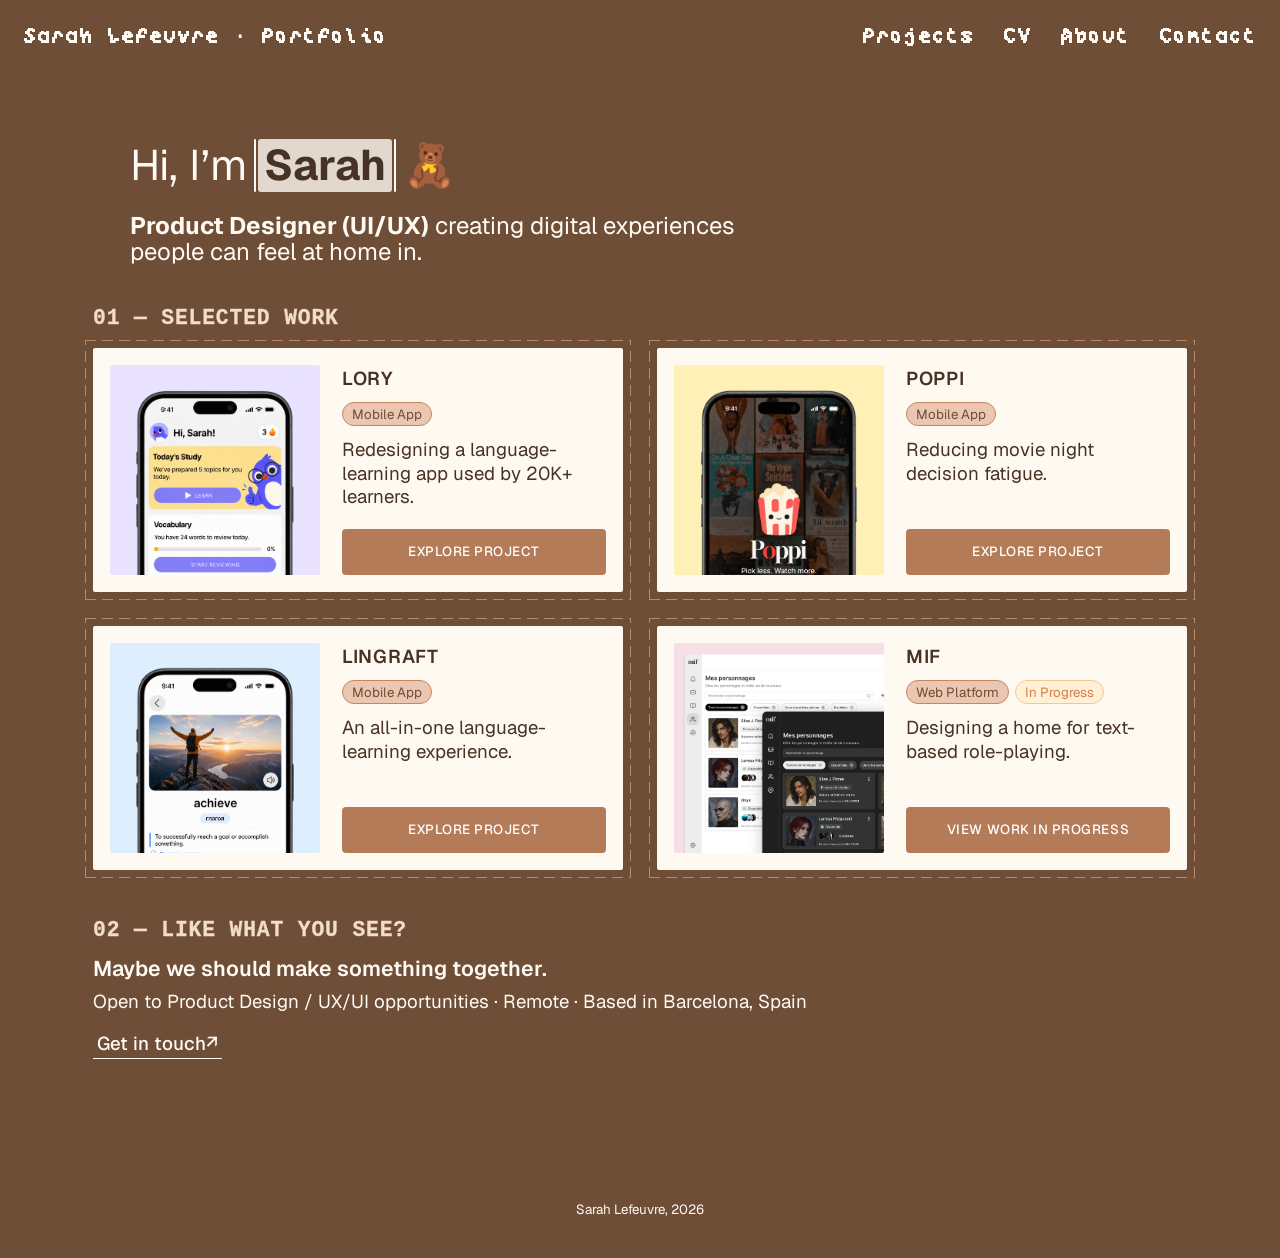
<file: Portfolio/index.html>
<!DOCTYPE html>
<html lang="en">
  <head>
    <meta charset="UTF-8" />
    <meta name="viewport" content="width=device-width, initial-scale=1.0" />
    <link rel="icon" type="image/png" href="assets/favicon.png">
    <title>Sarah Lefeuvre | Portfolio</title>
    <link rel="stylesheet" media="screen" href="https://fontlibrary.org//face/pixel-operator" />
    <link rel="stylesheet" href="styles.css?v=121" />
  </head>
  <body class="home-page">
    <header class="site-header" id="top">
      <a class="brand" href="index.html" aria-label="Sarah Lefeuvre portfolio home">
        Sarah Lefeuvre · Portfolio
      </a>

      <nav class="site-nav" aria-label="Main navigation">
        <a href="#projects">Projects</a>
        <a href="https://drive.google.com/file/d/1zGYjL9DgbPEQwy_YfjC55qT8Mnp_RG1S/view?usp=drive_link" target="_blank" rel="noopener noreferrer">CV</a>
        <a href="about.html">About</a>
        <a href="contact.html">Contact</a>
      </nav>
    </header>

    <main>
      <section class="hero" aria-labelledby="intro-title">
        <div class="hero-inner">
          <h1 id="intro-title">Hi, I’m <strong>Sarah</strong> <span class="teddy-wave-emoji" aria-hidden="true">🧸</span></h1>
          <p>
            <strong>Product Designer (UI/UX)</strong> creating digital experiences people can feel at home in.
          </p>
        </div>
      </section>

      <p class="selected-work-label">01 — Selected work</p>
      <section class="projects card-layout" id="projects" aria-labelledby="projects-title">
        <h2 id="projects-title" class="visually-hidden">Featured projects</h2>

        <article class="project-card">
          <a class="card-image-link card-image-link-lory" href="projects/lory.html?v=20260921" aria-label="View the Lory project image">
            <img class="card-preview card-preview-lory" src="assets/lory-phone.png" alt="Lory language-learning app home screen" />
          </a>
          <a class="card-title-link" href="projects/lory.html?v=20260921">
            <h3>Lory</h3>
          </a>
          <div class="card-tags" aria-label="Project categories">
            <span>Mobile App</span>
          </div>
          <p class="card-description">Redesigning a language-learning app used by 20K+ learners.</p>
          <a class="card-cta" href="projects/lory.html?v=20260921">Explore project</a>
        </article>

        <article class="project-card">
          <a class="card-image-link card-image-link-poppi" href="projects/poppi.html" aria-label="View the Poppi project image">
            <img class="card-preview card-preview-poppi" src="assets/poppi-phone.png" alt="Poppi movie-picking app welcome screen" />
          </a>
          <a class="card-title-link" href="projects/poppi.html">
            <h3>Poppi</h3>
          </a>
          <div class="card-tags" aria-label="Project categories">
            <span>Mobile App</span>
          </div>
          <p class="card-description">Reducing movie night decision fatigue.</p>
          <a class="card-cta" href="projects/poppi.html">Explore project</a>
        </article>

        <article class="project-card">
          <a class="card-image-link card-image-link-lingraft" href="projects/lingraft.html" aria-label="View the Lingraft project image">
            <img class="card-preview card-preview-lingraft" src="assets/lingraft-word-screen.png" alt="Lingraft vocabulary word screen" />
          </a>
          <a class="card-title-link" href="projects/lingraft.html">
            <h3>Lingraft</h3>
          </a>
          <div class="card-tags" aria-label="Project categories">
            <span>Mobile App</span>
          </div>
          <p class="card-description">An all-in-one language-learning experience.</p>
          <a class="card-cta" href="projects/lingraft.html">Explore project</a>
        </article>

        <article class="project-card" id="mif-card">
          <a class="card-image-link card-image-link-mif" href="projects/mif.html" aria-label="View the mif project image">
            <img class="card-preview card-preview-mif" src="assets/mif-mockup.png" alt="mif character-management platform interface" />
          </a>
          <a class="card-title-link" href="projects/mif.html">
            <h3>mif</h3>
          </a>
          <div class="card-tags" aria-label="Project categories">
            <span>Web Platform</span>
            <span class="card-tag-status">In Progress</span>
          </div>
          <p class="card-description">Designing a home for text-based role-playing.</p>
          <a class="card-cta" href="projects/mif.html">View work in progress</a>
        </article>
      </section>
      <p class="selected-work-label next-section-label">02 — Like what you see?</p>
      <div class="home-contact-copy">
        <p>Maybe we should make something together.</p>
        <p>Open to Product Design / UX/UI opportunities · Remote · Based in Barcelona, Spain</p>
        <a class="home-contact-cta" href="contact.html"><span>Get in touch</span> ↗</a>
      </div>
    </main>

    <button class="back-to-top" type="button" aria-label="Back to top">
      <span aria-hidden="true"></span>
    </button>

    <footer class="site-footer">Sarah Lefeuvre, 2026</footer>

    <script src="script.js?v=5"></script>
  </body>
</html>
</file>
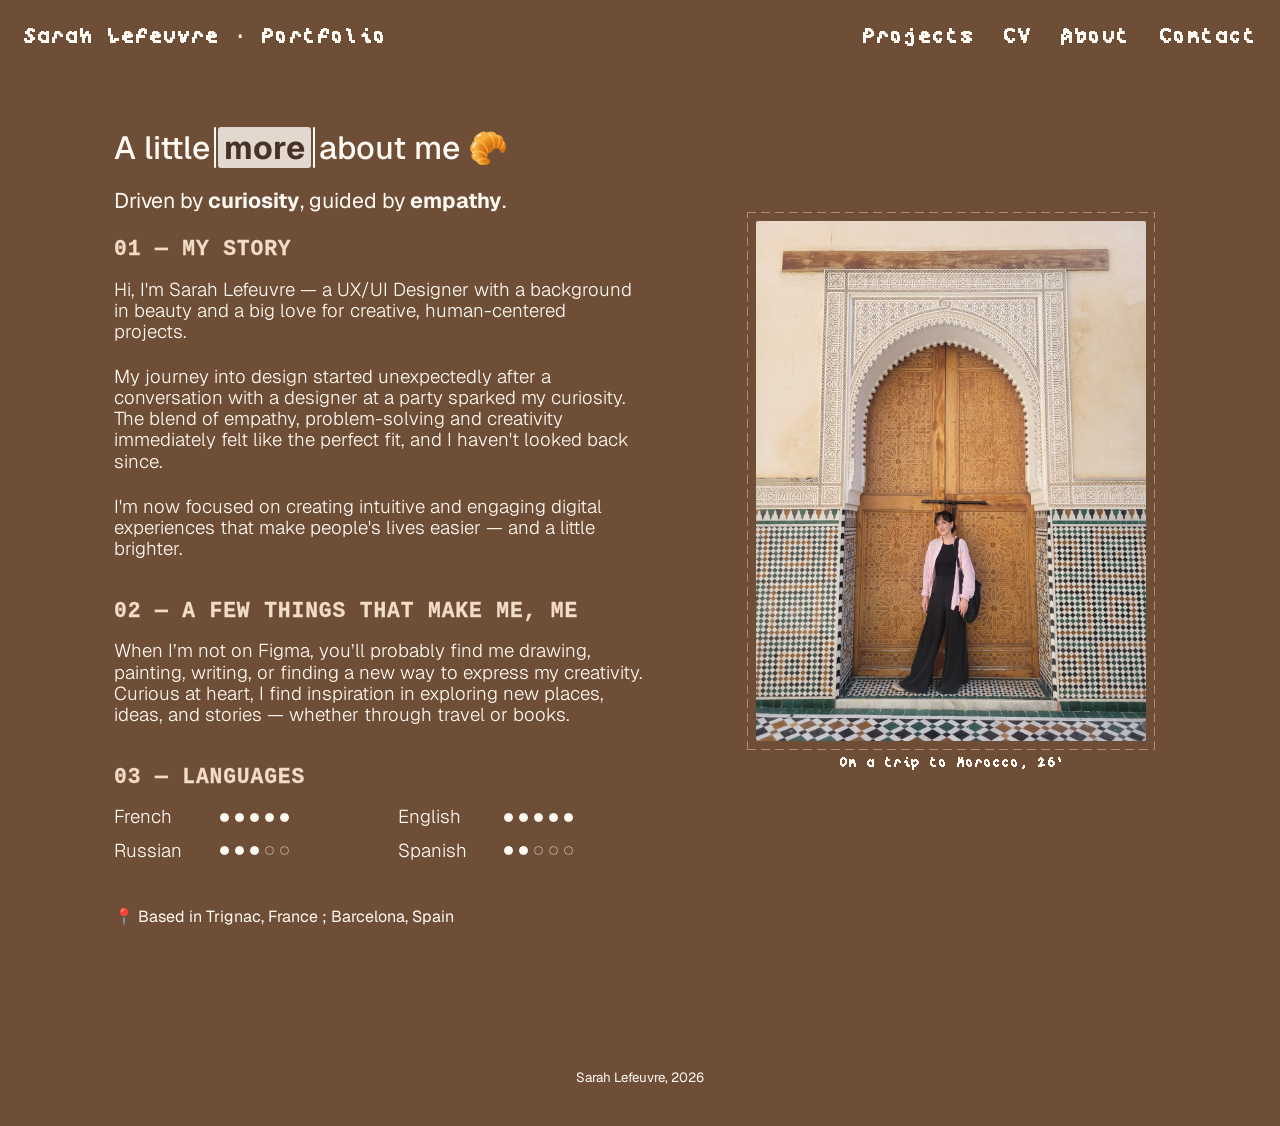
<file: Portfolio/about.html>
<!DOCTYPE html>
<html lang="en">
  <head>
    <meta charset="UTF-8" />
    <meta name="viewport" content="width=device-width, initial-scale=1.0" />
    <link rel="icon" type="image/png" href="assets/favicon.png">
    <title>About | Sarah Lefeuvre</title>
    <link rel="stylesheet" media="screen" href="https://fontlibrary.org//face/pixel-operator" />
    <link rel="stylesheet" href="styles.css?v=83" />
  </head>
  <body class="about-page-body">
    <header class="site-header" id="top">
      <a class="brand" href="index.html" aria-label="Sarah Lefeuvre portfolio home">
        Sarah Lefeuvre · Portfolio
      </a>

      <nav class="site-nav" aria-label="Main navigation">
        <a href="index.html#projects">Projects</a>
        <a href="https://drive.google.com/file/d/1zGYjL9DgbPEQwy_YfjC55qT8Mnp_RG1S/view?usp=drive_link" target="_blank" rel="noopener noreferrer">CV</a>
        <a href="about.html" aria-current="page">About</a>
        <a href="contact.html">Contact</a>
      </nav>
    </header>

    <main class="about-page">
      <section class="about-layout" aria-labelledby="about-title">
        <div class="about-copy">
          <div class="about-heading-row">
            <h1 id="about-title"><span class="about-heading-rest">A little </span><span class="sarah-highlight">more</span><span class="about-heading-rest"> about me</span> <span class="croissant-emoji" aria-hidden="true">🥐</span></h1>
          </div>

          <p class="about-tagline">Driven by <strong>curiosity</strong>, guided by <strong>empathy</strong>.</p>
          <h2 class="about-section-label">01 — My Story</h2>

          <div class="about-intro-card">
            <div class="about-text">
              <p>
                Hi, I'm Sarah Lefeuvre — a UX/UI Designer with a background in beauty
                and a big love for creative, human-centered projects.
              </p>

              <p>
                My journey into design started unexpectedly after a conversation with a
                designer at a party sparked my curiosity. The blend of empathy,
                problem-solving and creativity immediately felt like the perfect fit, and
                I haven't looked back since.
              </p>

              <p>
                I'm now focused on creating intuitive and engaging digital experiences
                that make people's lives easier — and a little brighter.
              </p>
            </div>
          </div>

          <h2 class="about-section-label about-details-label">02 — A few things that make me, me</h2>
          <div class="about-intro-card">
            <div class="about-text">
              <p>
                When I’m not on Figma, you’ll probably find me drawing, painting,
                writing, or finding a new way to express my creativity. Curious at
                heart, I find inspiration in exploring new places, ideas, and stories —
                whether through travel or books.
              </p>
            </div>
          </div>

          <h2 class="about-section-label about-details-label">03 — Languages</h2>
          <div class="about-intro-card">
            <ul class="language-levels">
              <li><span>French</span><span class="language-bubbles" role="img" aria-label="Native proficiency, 5 out of 5"><i></i><i></i><i></i><i></i><i></i></span></li>
              <li><span>English</span><span class="language-bubbles" role="img" aria-label="Fluent proficiency, 5 out of 5"><i></i><i></i><i></i><i></i><i></i></span></li>
              <li><span>Russian</span><span class="language-bubbles" role="img" aria-label="Upper-Intermediate proficiency, 3 out of 5"><i></i><i></i><i></i><i class="is-empty"></i><i class="is-empty"></i></span></li>
              <li><span>Spanish</span><span class="language-bubbles" role="img" aria-label="Intermediate proficiency, 2 out of 5"><i></i><i></i><i class="is-empty"></i><i class="is-empty"></i><i class="is-empty"></i></span></li>
            </ul>
          </div>
        </div>

        <div class="about-photo">
          <div class="about-photo-frame">
            <img src="assets/about-photo-morocco.jpg" alt="Sarah standing in front of an ornate wooden doorway in Morocco" />
          </div>
          <p class="about-photo-label">On a trip to Morocco, 26'</p>
        </div>

        <p class="about-location-line">📍 Based in Trignac, France ; Barcelona, Spain</p>
      </section>
    </main>

    <footer class="site-footer">Sarah Lefeuvre, 2026</footer>
    <script src="script.js?v=5"></script>
  </body>
</html>
</file>
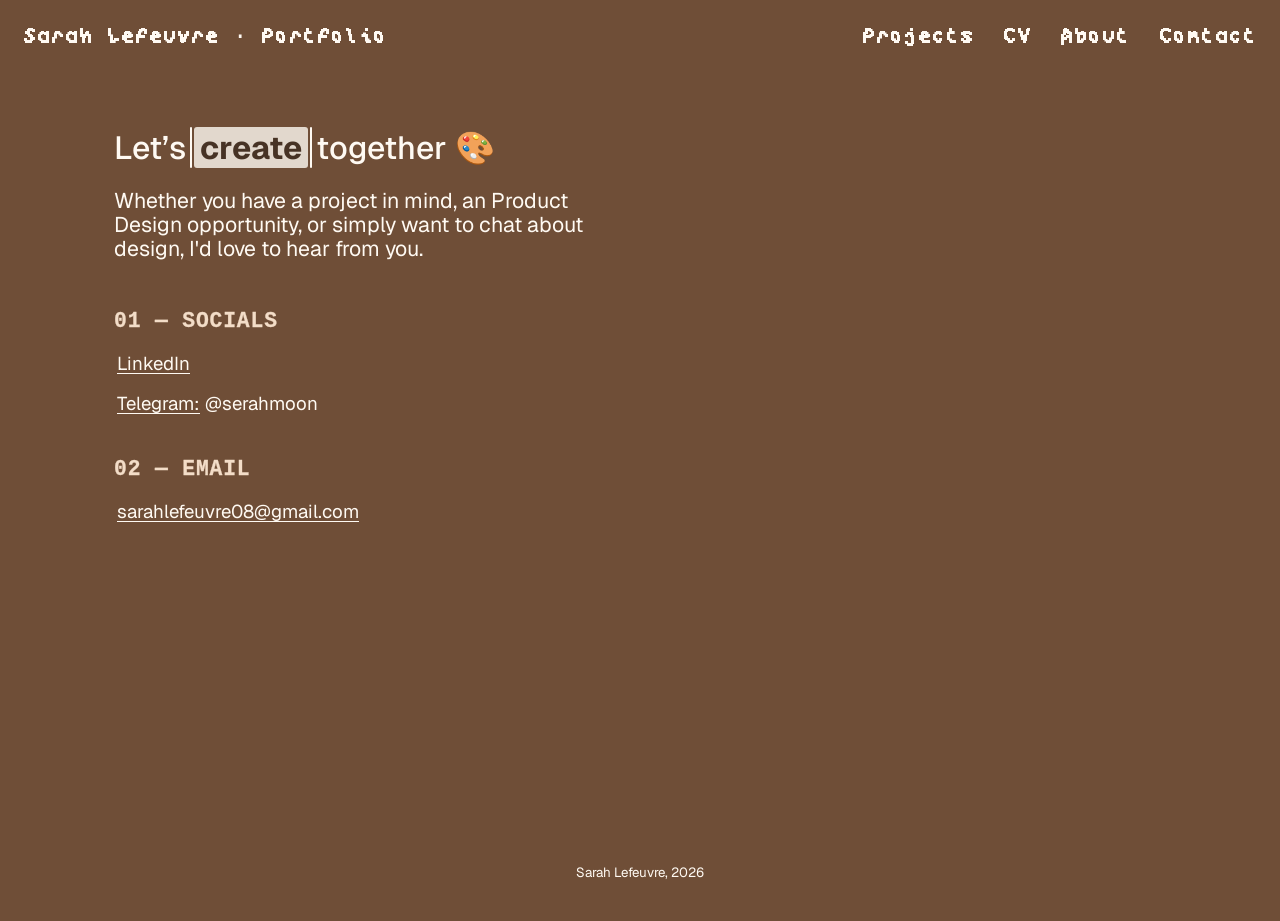
<file: Portfolio/contact.html>
<!DOCTYPE html>
<html lang="en">
  <head>
    <meta charset="UTF-8" />
    <meta name="viewport" content="width=device-width, initial-scale=1.0" />
    <link rel="icon" type="image/png" href="assets/favicon.png">
    <title>Contact | Sarah Lefeuvre</title>
    <link rel="stylesheet" media="screen" href="https://fontlibrary.org//face/pixel-operator" />
    <link rel="stylesheet" href="styles.css?v=122" />
  </head>
  <body class="contact-page-body">
    <header class="site-header" id="top">
      <a class="brand" href="index.html" aria-label="Sarah Lefeuvre portfolio home">
        Sarah Lefeuvre · Portfolio
      </a>

      <nav class="site-nav" aria-label="Main navigation">
        <a href="index.html#projects">Projects</a>
        <a href="https://drive.google.com/file/d/1zGYjL9DgbPEQwy_YfjC55qT8Mnp_RG1S/view?usp=drive_link" target="_blank" rel="noopener noreferrer">CV</a>
        <a href="about.html">About</a>
        <a href="contact.html" aria-current="page">Contact</a>
      </nav>
    </header>

    <main class="contact-page">
      <section class="contact-section" aria-labelledby="contact-title">
        <h1 id="contact-title"><span class="about-heading-rest">Let’s </span><span class="sarah-highlight">create</span><span class="about-heading-rest"> together</span> <span class="flip-emoji" aria-hidden="true">🎨</span></h1>
        <p>
          Whether you have a project in mind, an Product Design opportunity, or simply
          want to chat about design, I'd love to hear from you.
        </p>

        <div class="contact-cards">
          <section class="contact-group" aria-labelledby="socials-title">
            <h2 id="socials-title">01 — Socials</h2>
            <a href="https://www.linkedin.com/in/sarah-lefeuvre-3067a93a8" target="_blank" rel="noopener noreferrer">LinkedIn</a>
            <a class="contact-telegram" href="https://t.me/serahmoon" target="_blank" rel="noopener noreferrer"><span class="contact-platform">Telegram:</span> <span class="contact-handle">@serahmoon</span></a>
          </section>

          <section class="contact-group" aria-labelledby="email-title">
            <h2 id="email-title">02 — Email</h2>
            <a href="mailto:sarahlefeuvre08@gmail.com">sarahlefeuvre08@gmail.com</a>
          </section>
        </div>
      </section>
    </main>

    <footer class="site-footer">Sarah Lefeuvre, 2026</footer>
    <script src="script.js?v=5"></script>
  </body>
</html>
</file>
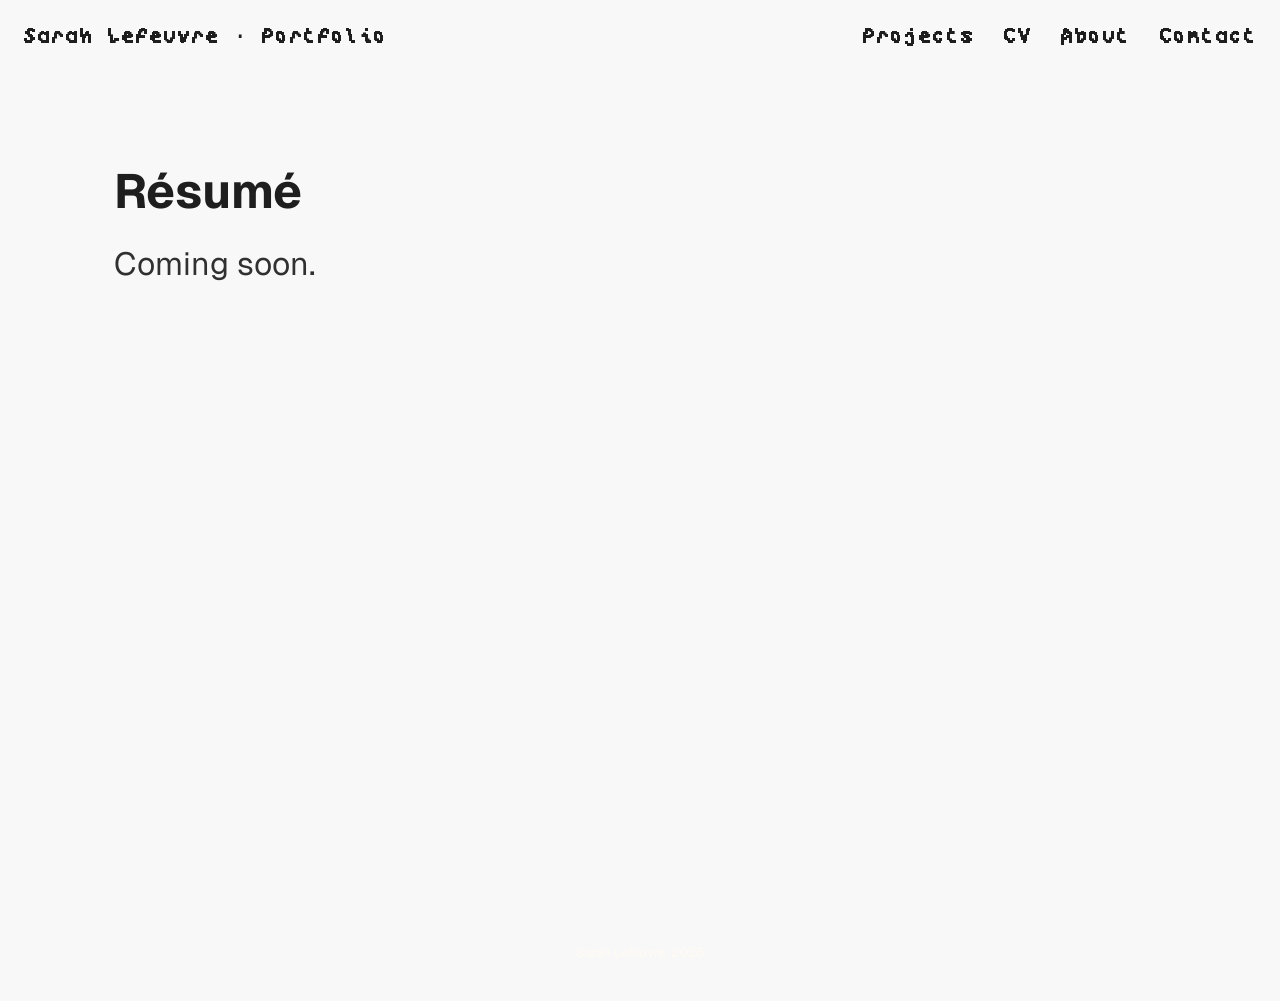
<file: Portfolio/resume.html>
<!DOCTYPE html>
<html lang="en">
  <head>
    <meta charset="UTF-8" />
    <meta name="viewport" content="width=device-width, initial-scale=1.0" />
    <link rel="icon" type="image/png" href="../assets/favicon.png">
    <title>Résumé | Sarah Lefeuvre</title>
    <link rel="stylesheet" href="styles.css?v=116" />
  </head>
  <body>
    <header class="site-header" id="top">
      <a class="brand" href="index.html" aria-label="Sarah Lefeuvre portfolio home">
        Sarah Lefeuvre · Portfolio
      </a>

      <nav class="site-nav" aria-label="Main navigation">
        <a href="index.html#projects">Projects</a>
        <a href="https://drive.google.com/file/d/1zGYjL9DgbPEQwy_YfjC55qT8Mnp_RG1S/view?usp=drive_link" target="_blank" rel="noopener noreferrer">CV</a>
        <a href="about.html">About</a>
        <a href="contact.html">Contact</a>
      </nav>
    </header>

    <main class="resume-page">
      <section class="resume-section" aria-labelledby="resume-title">
        <h1 id="resume-title">Résumé</h1>
        <p>Coming soon.</p>
      </section>
    </main>

    <footer class="site-footer">Sarah Lefeuvre, 2026</footer>
    <script src="script.js?v=5"></script>
  </body>
</html>
</file>
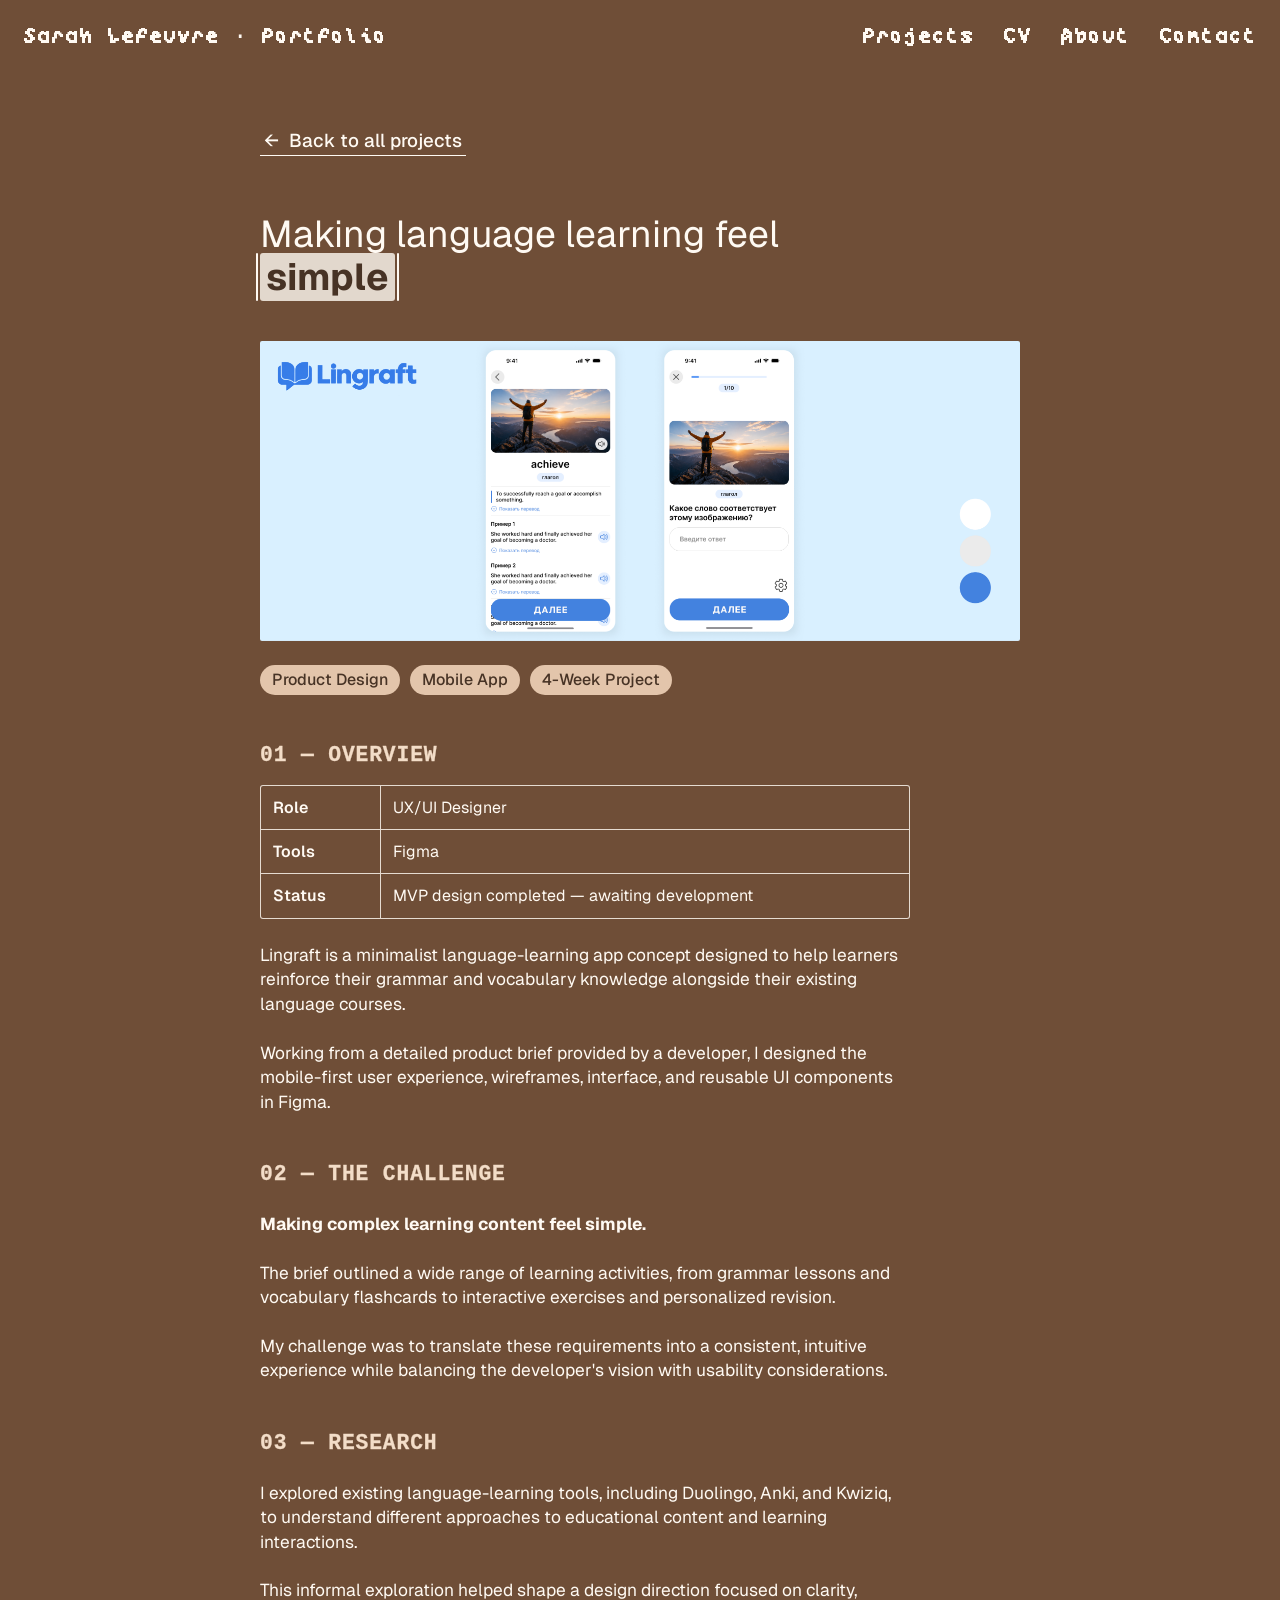
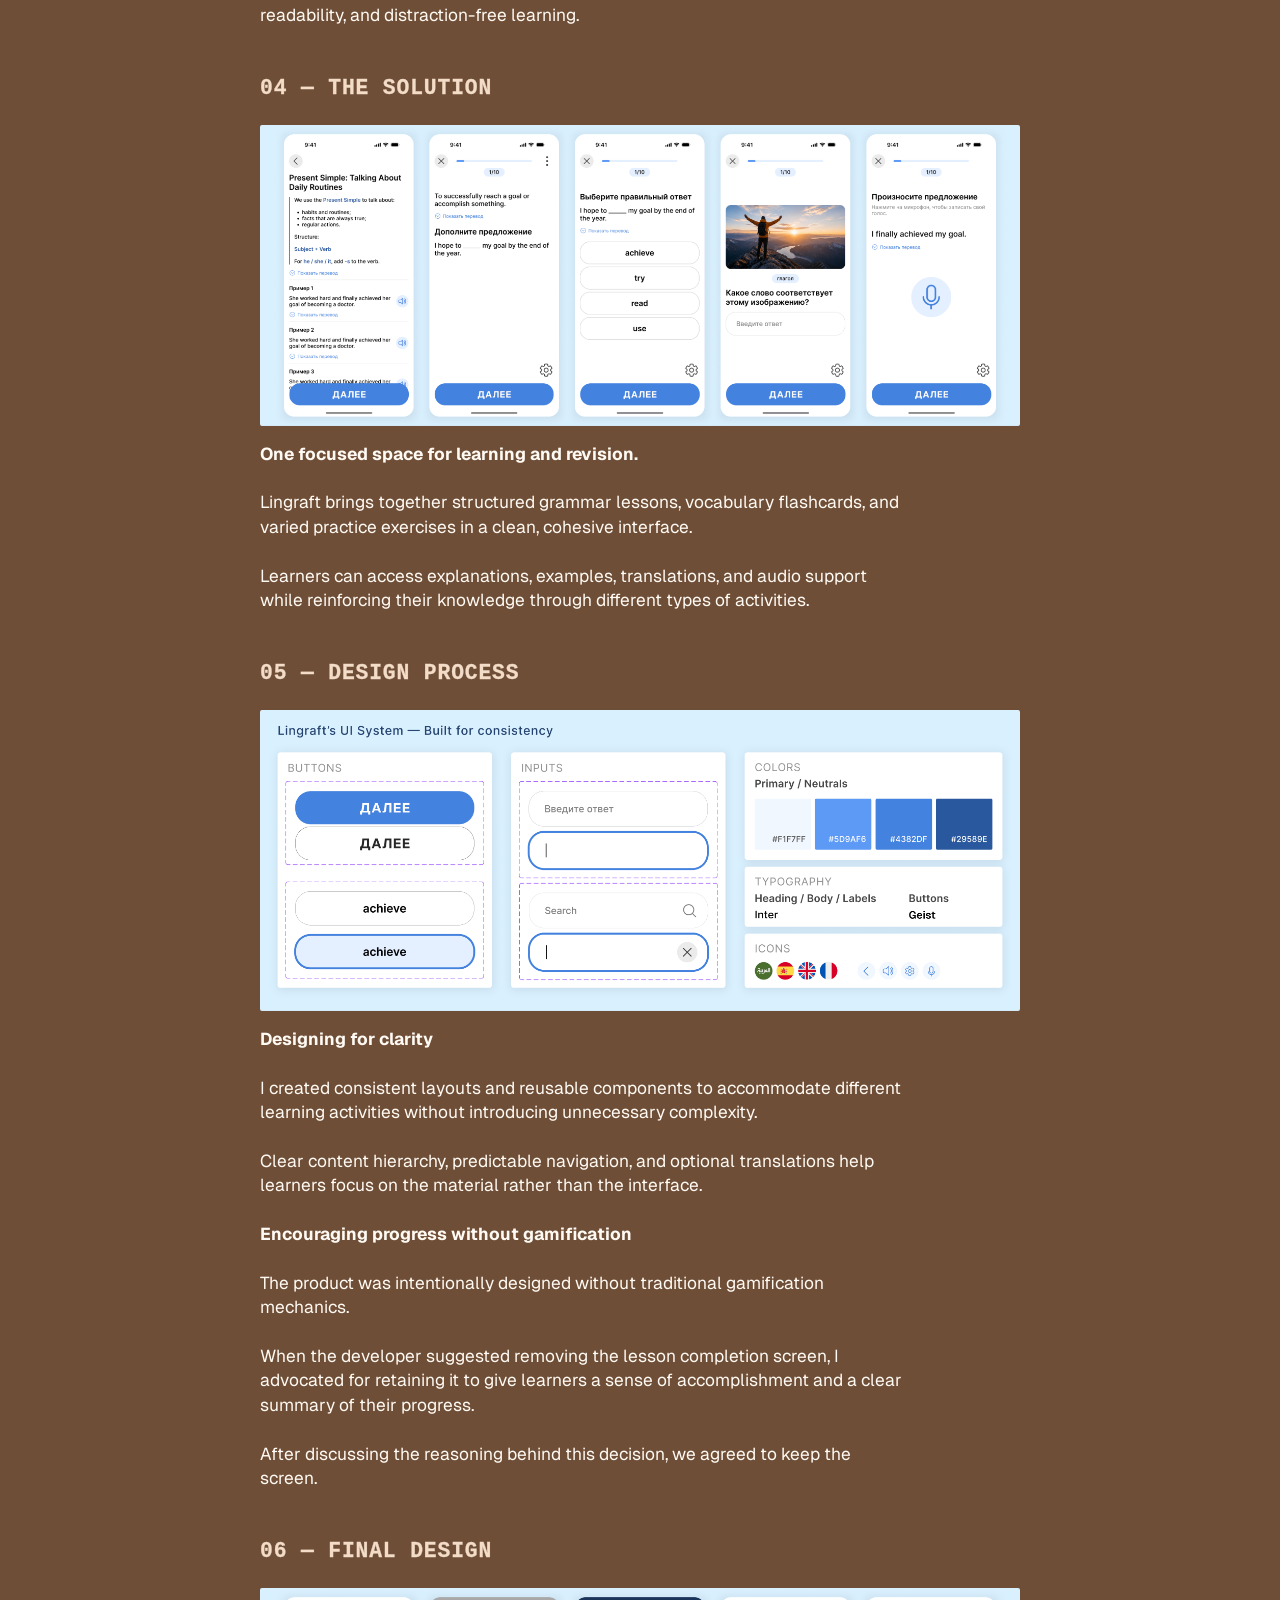
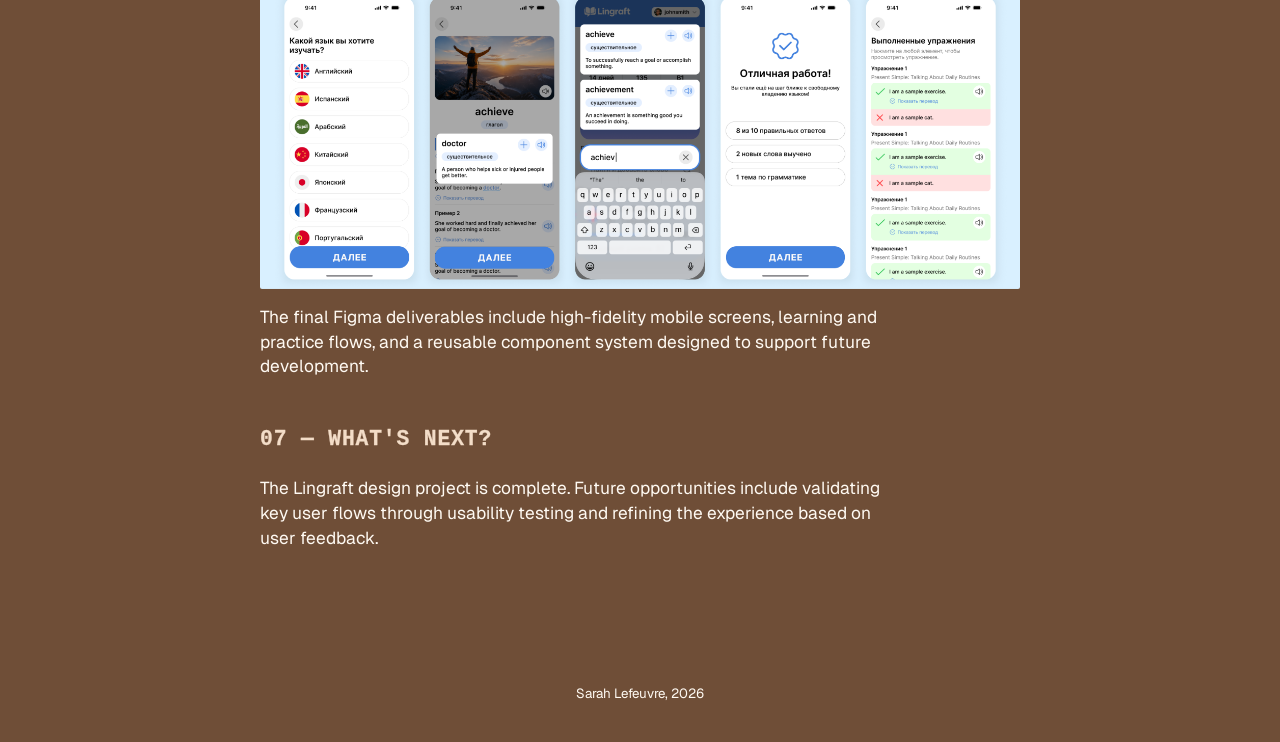
<file: Portfolio/projects/lingraft.html>
<!DOCTYPE html>
<html lang="en">
  <head>
    <meta charset="UTF-8" />
    <meta name="viewport" content="width=device-width, initial-scale=1.0" />
    <link rel="icon" type="image/png" href="../assets/favicon.png">
    <title>Lingraft | Sarah Lefeuvre</title>
    <link rel="stylesheet" media="screen" href="https://fontlibrary.org//face/pixel-operator" />
    <link rel="stylesheet" href="../styles.css?v=164" />
  </head>
  <body class="project-page-body lory-page-body lingraft-page-body">
    <header class="site-header" id="top">
      <a class="brand" href="../index.html" aria-label="Sarah Lefeuvre portfolio home">
        Sarah Lefeuvre · Portfolio
      </a>

      <nav class="site-nav" aria-label="Main navigation">
        <a href="../index.html#projects">Projects</a>
        <a href="https://drive.google.com/file/d/1zGYjL9DgbPEQwy_YfjC55qT8Mnp_RG1S/view?usp=drive_link" target="_blank" rel="noopener noreferrer">CV</a>
        <a href="../about.html">About</a>
        <a href="../contact.html">Contact</a>
      </nav>
    </header>

    <main class="case-page">
      <a class="case-back" href="../index.html#projects"><span aria-hidden="true">←</span><span>Back to all projects</span></a>

      <section class="case-hero" aria-labelledby="case-title">
        <h1 id="case-title">Making language learning feel <span class="sarah-highlight">simple</span></h1>
      </section>

      <img class="case-image" src="../assets/lingraft-hero-v2.png" alt="Lingraft vocabulary lesson and practice screens" />

      <ul class="case-tags" aria-label="Project details">
        <li>Product Design</li>
        <li>Mobile App</li>
        <li>4-Week Project</li>
      </ul>

      <section class="case-section overview-with-details">
        <h2>01 — Overview</h2>
        <table class="project-details-table" aria-label="Lingraft project details">
          <tbody>
            <tr>
              <th scope="row">Role</th>
              <td>UX/UI Designer</td>
            </tr>
            <tr>
              <th scope="row">Tools</th>
              <td>Figma</td>
            </tr>
            <tr>
              <th scope="row">Status</th>
              <td>MVP design completed — awaiting development</td>
            </tr>
          </tbody>
        </table>
        <div class="case-copy">
          <p>Lingraft is a minimalist language-learning app concept designed to help learners reinforce their grammar and vocabulary knowledge alongside their existing language courses.</p>
          <p>Working from a detailed product brief provided by a developer, I designed the mobile-first user experience, wireframes, interface, and reusable UI components in Figma.</p>
        </div>
      </section>

      <section class="case-section">
        <h2>02 — The Challenge</h2>
        <div class="case-copy">
          <p class="case-subheading"><strong>Making complex learning content feel simple.</strong></p>
          <p>The brief outlined a wide range of learning activities, from grammar lessons and vocabulary flashcards to interactive exercises and personalized revision.</p>
          <p>My challenge was to translate these requirements into a consistent, intuitive experience while balancing the developer's vision with usability considerations.</p>
        </div>
      </section>

      <section class="case-section">
        <h2>03 — Research</h2>
        <div class="case-copy">
          <p>I explored existing language-learning tools, including Duolingo, Anki, and Kwiziq, to understand different approaches to educational content and learning interactions.</p>
          <p>This informal exploration helped shape a design direction focused on clarity, readability, and distraction-free learning.</p>
        </div>
      </section>

      <section class="case-section">
        <h2>04 — The Solution</h2>
        <img class="case-image" src="../assets/lingraft-solution.png" alt="Lingraft grammar lesson and varied language practice exercise screens" />
        <div class="case-copy">
          <p class="case-subheading"><strong>One focused space for learning and revision.</strong></p>
          <p>Lingraft brings together structured grammar lessons, vocabulary flashcards, and varied practice exercises in a clean, cohesive interface.</p>
          <p>Learners can access explanations, examples, translations, and audio support while reinforcing their knowledge through different types of activities.</p>
        </div>
      </section>

      <section class="case-section">
        <h2>05 — Design Process</h2>
        <img class="case-image" src="../assets/lingraft-design-system-final.png" alt="Lingraft UI system showing buttons, inputs, colors, typography, and icons" />
        <div class="case-copy">
          <p class="case-subheading"><strong>Designing for clarity</strong></p>
          <p>I created consistent layouts and reusable components to accommodate different learning activities without introducing unnecessary complexity.</p>
          <p>Clear content hierarchy, predictable navigation, and optional translations help learners focus on the material rather than the interface.</p>
          <p class="case-subheading"><strong>Encouraging progress without gamification</strong></p>
          <p>The product was intentionally designed without traditional gamification mechanics.</p>
          <p>When the developer suggested removing the lesson completion screen, I advocated for retaining it to give learners a sense of accomplishment and a clear summary of their progress.</p>
          <p>After discussing the reasoning behind this decision, we agreed to keep the screen.</p>
        </div>
      </section>

      <section class="case-section">
        <h2>06 — Final Design</h2>
        <img class="case-image" src="../assets/lingraft-final-design.png" alt="Lingraft final language selection, vocabulary, exercise, completion, and review screens" />
        <div class="case-copy">
          <p>The final Figma deliverables include high-fidelity mobile screens, learning and practice flows, and a reusable component system designed to support future development.</p>
        </div>
      </section>

      <section class="case-section">
        <h2>07 — What's Next?</h2>
        <div class="case-copy">
          <p>The Lingraft design project is complete. Future opportunities include validating key user flows through usability testing and refining the experience based on user feedback.</p>
        </div>
      </section>
    </main>

    <footer class="site-footer">Sarah Lefeuvre, 2026</footer>
    <script src="../script.js?v=5"></script>
  </body>
</html>
</file>
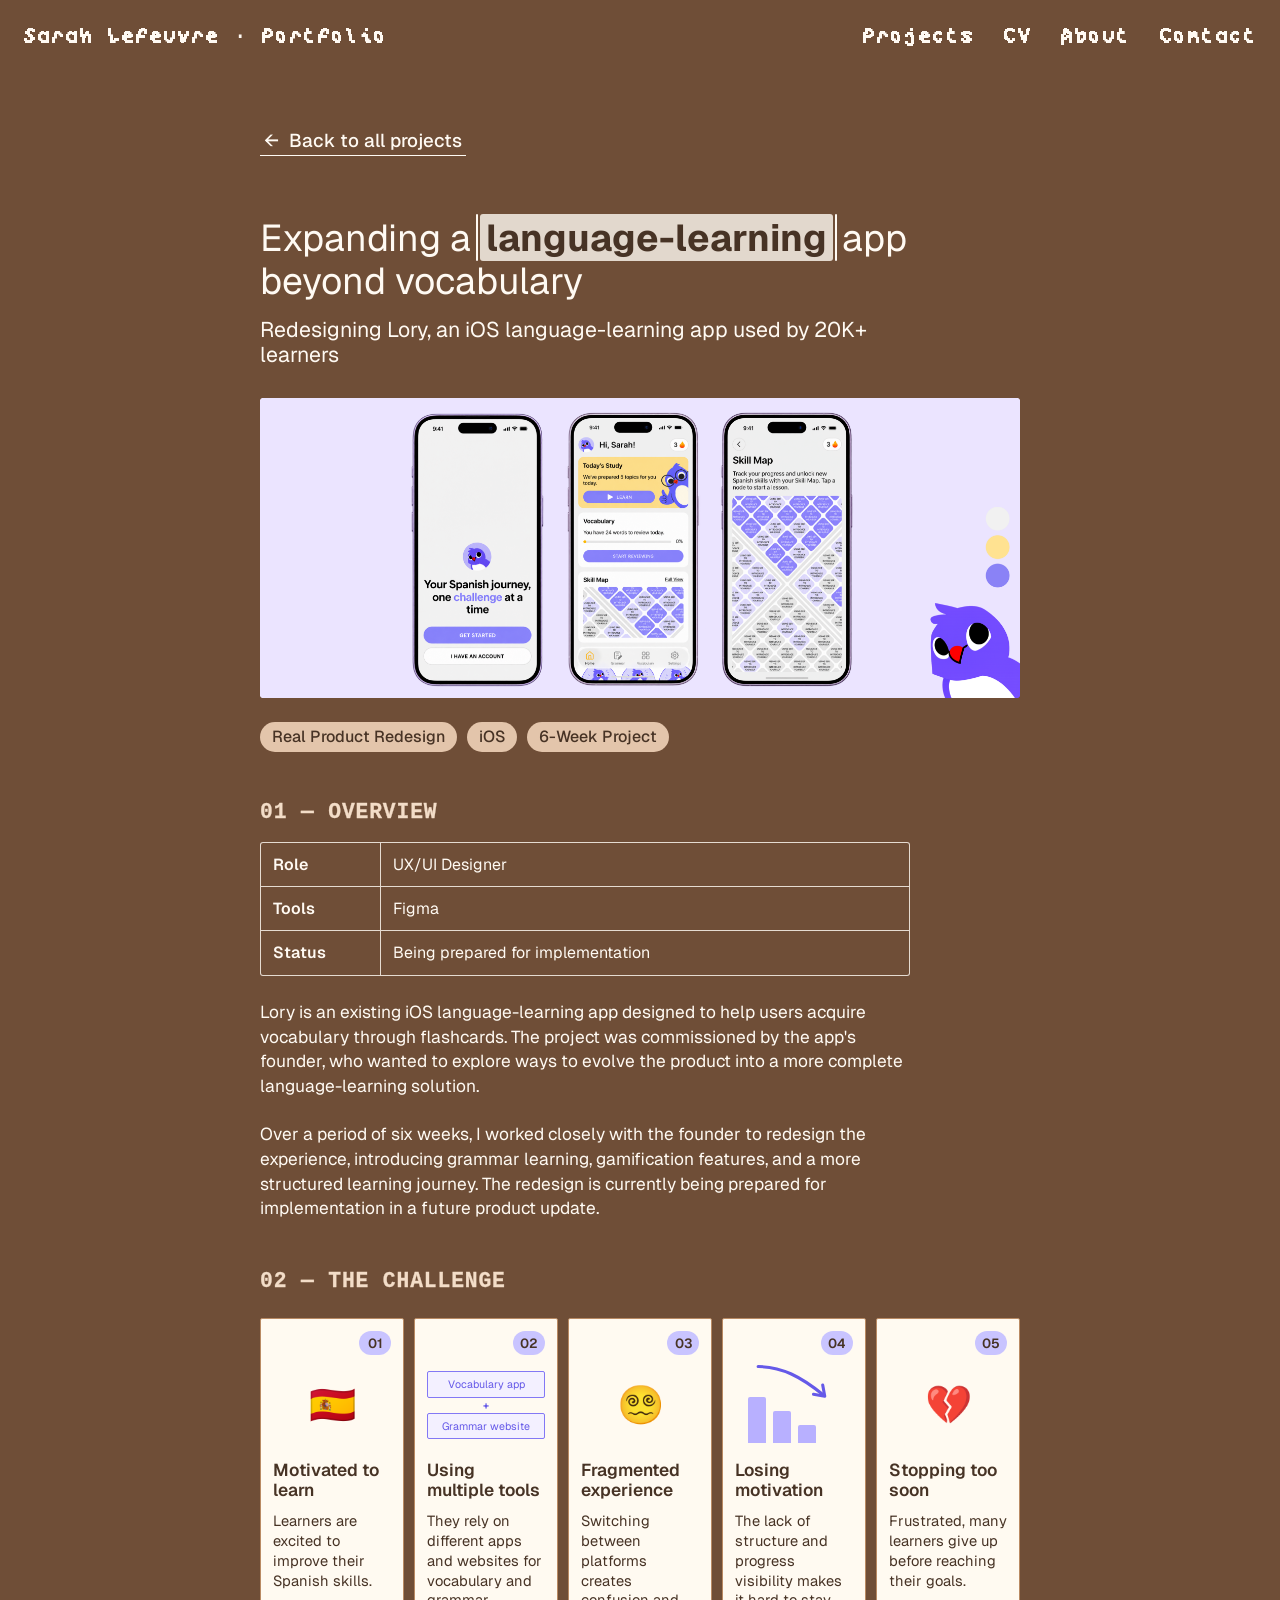
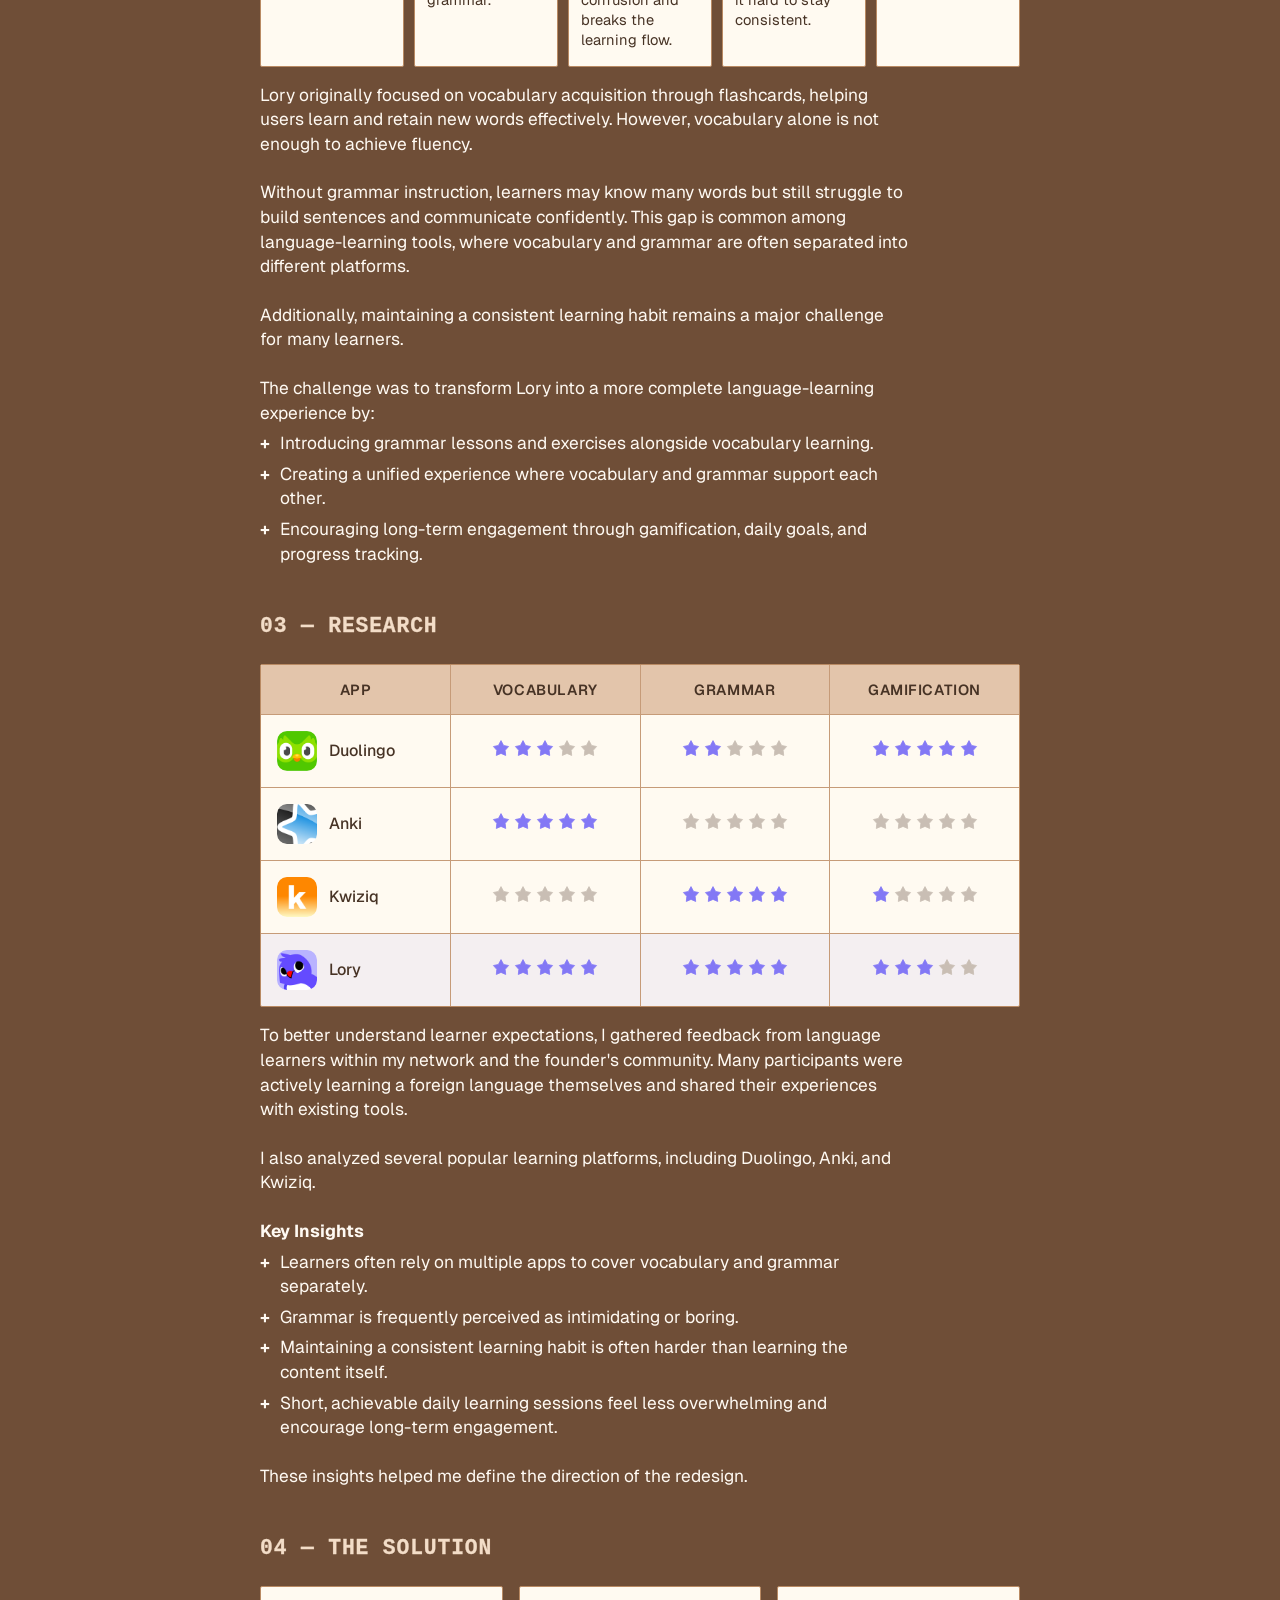
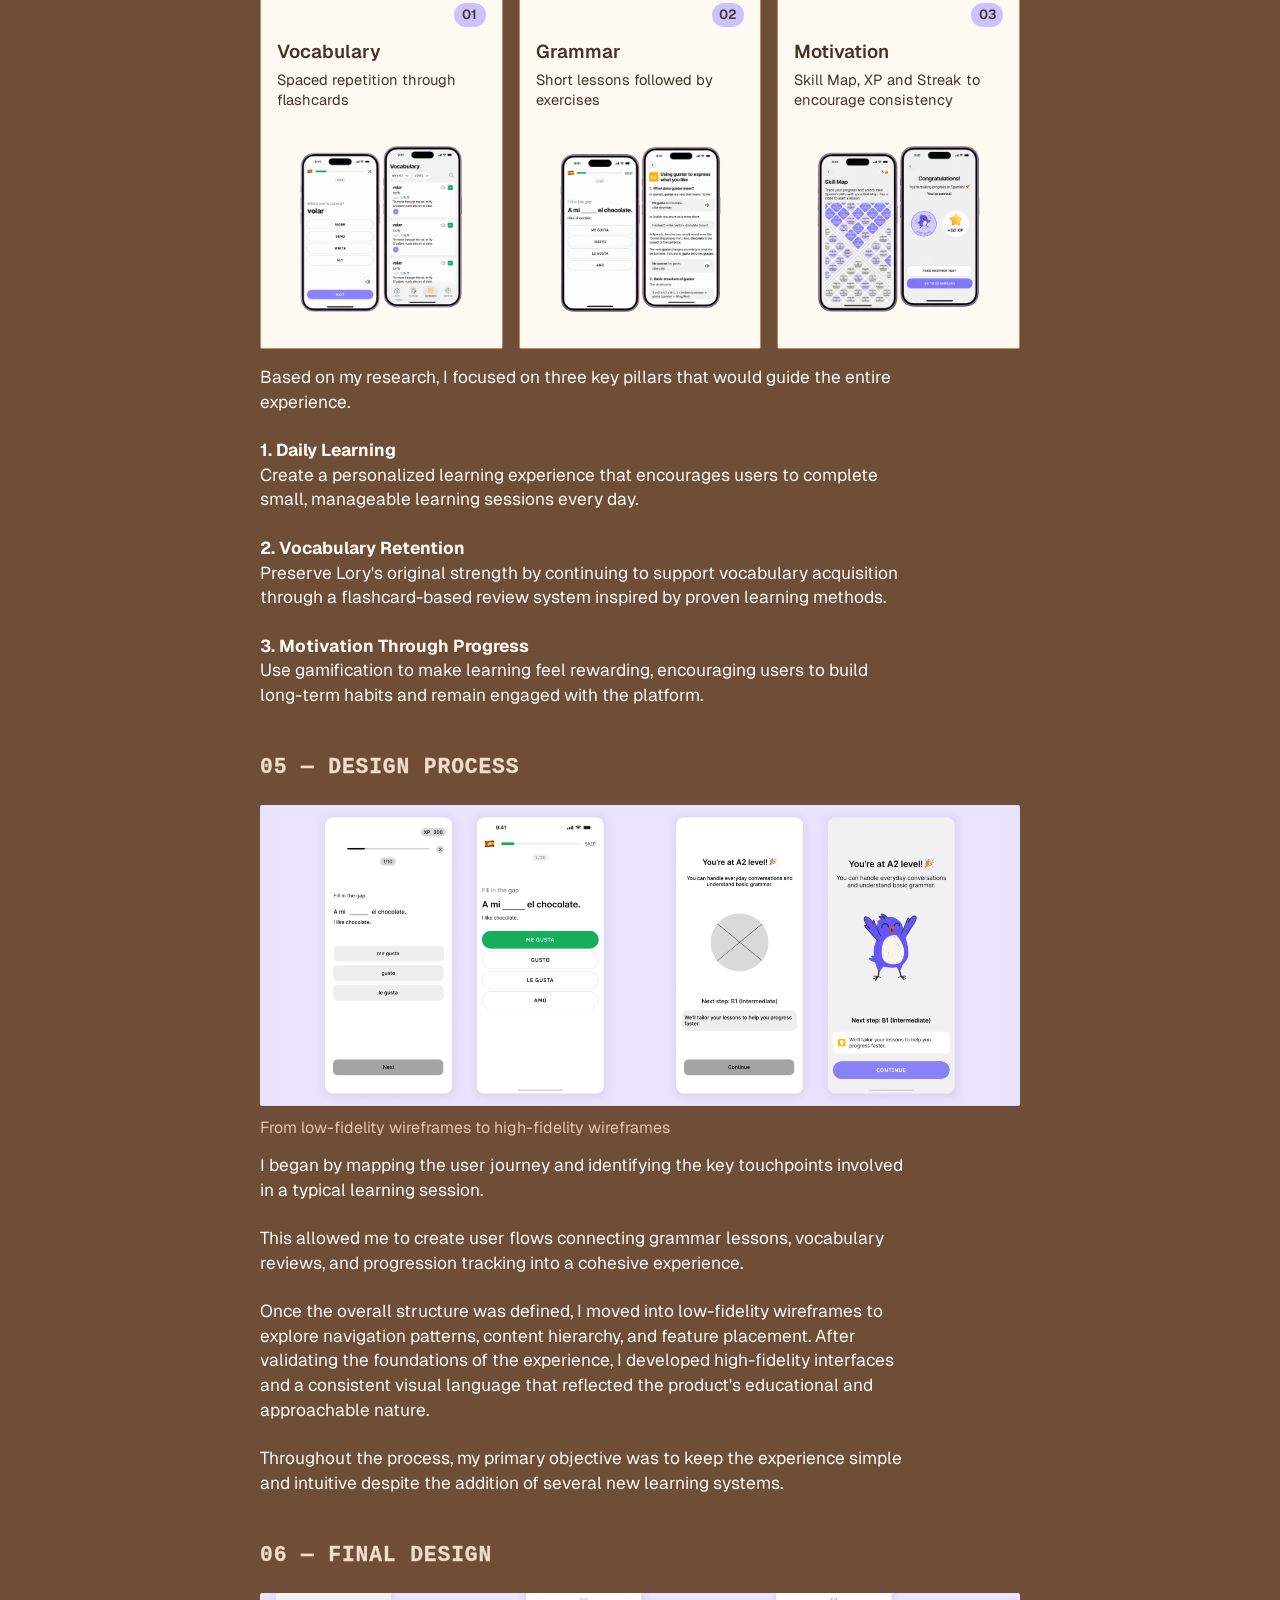
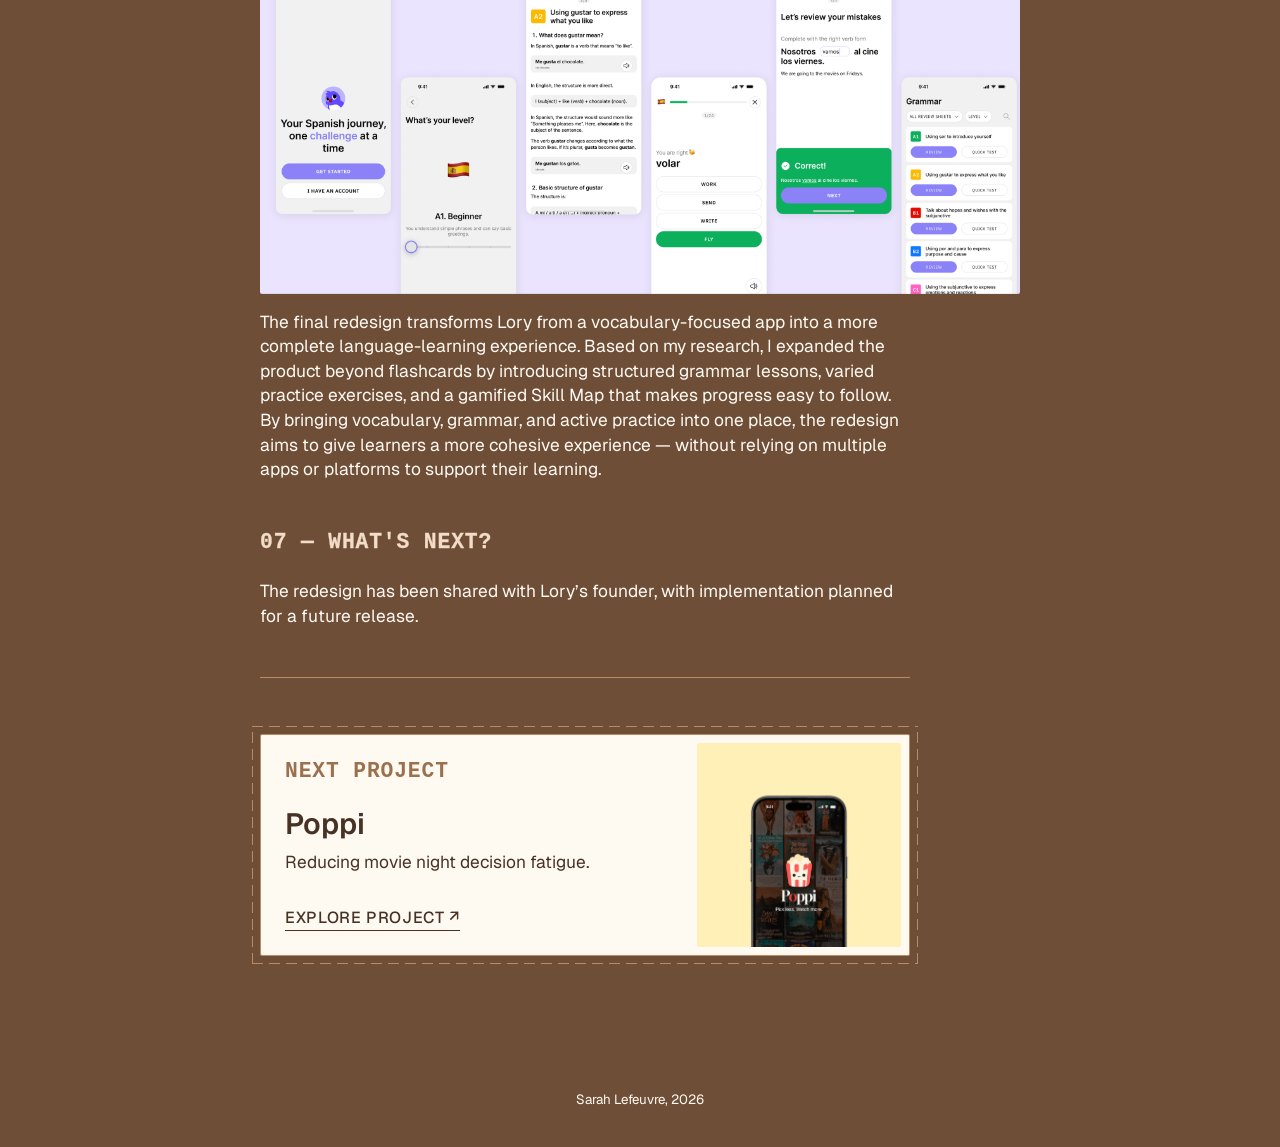
<file: Portfolio/projects/lory.html>
<!DOCTYPE html>
<html lang="en">
  <head>
    <meta charset="UTF-8" />
    <meta name="viewport" content="width=device-width, initial-scale=1.0" />
    <link rel="icon" type="image/png" href="../assets/favicon.png">
    <title>Lory | Sarah Lefeuvre</title>
    <link rel="stylesheet" media="screen" href="https://fontlibrary.org//face/pixel-operator" />
    <link rel="stylesheet" href="../styles.css?v=164" />
  </head>
  <body class="project-page-body lory-page-body">
    <header class="site-header" id="top">
      <a class="brand" href="../index.html" aria-label="Sarah Lefeuvre portfolio home">
        Sarah Lefeuvre · Portfolio
      </a>

      <nav class="site-nav" aria-label="Main navigation">
        <a href="../index.html#projects">Projects</a>
        <a href="https://drive.google.com/file/d/1zGYjL9DgbPEQwy_YfjC55qT8Mnp_RG1S/view?usp=drive_link" target="_blank" rel="noopener noreferrer">CV</a>
        <a href="../about.html">About</a>
        <a href="../contact.html">Contact</a>
      </nav>
    </header>

    <main class="case-page">
      <a class="case-back" href="../index.html#projects"><span aria-hidden="true">←</span><span>Back to all projects</span></a>

      <section class="case-hero" aria-labelledby="case-title">
        <h1 id="case-title">Expanding a <span class="sarah-highlight">language-learning</span> app beyond vocabulary</h1>
        <p>Redesigning Lory, an iOS language-learning app used by 20K+ learners</p>
      </section>

      <img class="case-image case-placeholder-hero" src="../assets/lory-overview-mini-v2.png" alt="Lory onboarding, home, and skill map screens with the Lory bird mascot" />

      <ul class="case-tags" aria-label="Project details">
        <li>Real Product Redesign</li>
        <li>iOS</li>
        <li>6-Week Project</li>
      </ul>

      <section class="case-section overview-with-details">
        <h2>01 — Overview</h2>
        <table class="project-details-table" aria-label="Lory project details">
          <tbody>
            <tr>
              <th scope="row">Role</th>
              <td>UX/UI Designer</td>
            </tr>
            <tr>
              <th scope="row">Tools</th>
              <td>Figma</td>
            </tr>
            <tr>
              <th scope="row">Status</th>
              <td>Being prepared for implementation</td>
            </tr>
          </tbody>
        </table>
        <div class="case-copy">
          <p>
            Lory is an existing iOS language-learning app designed to help users
            acquire vocabulary through flashcards. The project was commissioned by
            the app's founder, who wanted to explore ways to evolve the product into
            a more complete language-learning solution.
          </p>
          <p>
            Over a period of six weeks, I worked closely with the founder to redesign
            the experience, introducing grammar learning, gamification features, and
            a more structured learning journey. The redesign is currently being prepared
            for implementation in a future product update.
          </p>
        </div>
      </section>

      <section class="case-section">
          <h2>02 — The Challenge</h2>
        <section class="lory-problem-grid" aria-label="Five learner pain points before the Lory redesign">
        <article class="lory-problem-card">
          <span class="problem-number">01</span>
          <div class="problem-icon problem-icon-language" aria-hidden="true">🇪🇸</div>
          <h3>Motivated to learn</h3>
          <p>Learners are excited to improve their Spanish skills.</p>
        </article>
        <article class="lory-problem-card">
          <span class="problem-number">02</span>
          <div class="problem-icon problem-icon-tools" aria-hidden="true"><span>Vocabulary app</span><b>+</b><span>Grammar website</span></div>
          <h3>Using multiple tools</h3>
          <p>They rely on different apps and websites for vocabulary and grammar.</p>
        </article>
        <article class="lory-problem-card">
          <span class="problem-number">03</span>
          <div class="problem-icon problem-icon-fragmented" aria-hidden="true">😵‍💫</div>
          <h3>Fragmented experience</h3>
          <p>Switching between platforms creates confusion and breaks the learning flow.</p>
        </article>
        <article class="lory-problem-card">
          <span class="problem-number">04</span>
          <div class="problem-icon problem-icon-chart" aria-hidden="true"><svg class="decline-arrow" viewBox="0 0 80 48"><path d="M5 7 C28 7 47 17 69 35"/><path d="M59 34 L70 36 L68 25"/></svg><span></span><span></span><span></span><span></span></div>
          <h3>Losing motivation</h3>
          <p>The lack of structure and progress visibility makes it hard to stay consistent.</p>
        </article>
        <article class="lory-problem-card">
          <span class="problem-number">05</span>
          <div class="problem-icon problem-icon-heart" aria-hidden="true">💔</div>
          <h3>Stopping too soon</h3>
          <p>Frustrated, many learners give up before reaching their goals.</p>
        </article>
        </section>
        <div class="case-copy">
          <p>
            Lory originally focused on vocabulary acquisition through flashcards,
            helping users learn and retain new words effectively. However, vocabulary
            alone is not enough to achieve fluency.
          </p>
          <p>
            Without grammar instruction, learners may know many words but still struggle
            to build sentences and communicate confidently. This gap is common among
            language-learning tools, where vocabulary and grammar are often separated
            into different platforms.
          </p>
          <p>
            Additionally, maintaining a consistent learning habit remains a major
            challenge for many learners.
          </p>
          <p class="case-subheading">
            The challenge was to transform Lory into a more complete language-learning
            experience by:
          </p>
          <ul class="case-spaced-list">
            <li>Introducing grammar lessons and exercises alongside vocabulary learning.</li>
            <li>Creating a unified experience where vocabulary and grammar support each other.</li>
            <li>Encouraging long-term engagement through gamification, daily goals, and progress tracking.</li>
          </ul>
        </div>
      </section>

      <section class="case-section">
        <h2>03 — Research</h2>
        <div class="lory-table-wrap">
        <table class="lory-research-table">
          <caption class="visually-hidden">Comparison of vocabulary, grammar, and gamification features across language-learning apps</caption>
          <thead>
            <tr>
              <th scope="col">App</th>
              <th scope="col">Vocabulary</th>
              <th scope="col">Grammar</th>
              <th scope="col">Gamification</th>
            </tr>
          </thead>
          <tbody>
            <tr>
              <th scope="row"><img src="../assets/logo-duolingo.png" alt="" /><span>Duolingo</span></th>
              <td><span class="rating" role="img" aria-label="3 out of 5"><span class="rating-filled">★★★</span><span class="rating-empty">★★</span></span></td>
              <td><span class="rating" role="img" aria-label="2 out of 5"><span class="rating-filled">★★</span><span class="rating-empty">★★★</span></span></td>
              <td><span class="rating" role="img" aria-label="5 out of 5"><span class="rating-filled">★★★★★</span></span></td>
            </tr>
            <tr>
              <th scope="row"><img src="../assets/logo-anki.png" alt="" /><span>Anki</span></th>
              <td><span class="rating" role="img" aria-label="5 out of 5"><span class="rating-filled">★★★★★</span></span></td>
              <td><span class="rating" role="img" aria-label="0 out of 5"><span class="rating-empty">★★★★★</span></span></td>
              <td><span class="rating" role="img" aria-label="0 out of 5"><span class="rating-empty">★★★★★</span></span></td>
            </tr>
            <tr>
              <th scope="row"><img src="../assets/logo-kwiziq.png" alt="" /><span>Kwiziq</span></th>
              <td><span class="rating" role="img" aria-label="0 out of 5"><span class="rating-empty">★★★★★</span></span></td>
              <td><span class="rating" role="img" aria-label="5 out of 5"><span class="rating-filled">★★★★★</span></span></td>
              <td><span class="rating" role="img" aria-label="1 out of 5"><span class="rating-filled">★</span><span class="rating-empty">★★★★</span></span></td>
            </tr>
            <tr>
              <th scope="row"><img src="../assets/logo-lory.png" alt="" /><span>Lory</span></th>
              <td><span class="rating" role="img" aria-label="5 out of 5"><span class="rating-filled">★★★★★</span></span></td>
              <td><span class="rating" role="img" aria-label="5 out of 5"><span class="rating-filled">★★★★★</span></span></td>
              <td><span class="rating" role="img" aria-label="3 out of 5"><span class="rating-filled">★★★</span><span class="rating-empty">★★</span></span></td>
            </tr>
          </tbody>
        </table>
        </div>
        <div class="case-copy">
          <p>
            To better understand learner expectations, I gathered feedback from language
            learners within my network and the founder's community. Many participants
            were actively learning a foreign language themselves and shared their
            experiences with existing tools.
          </p>
          <p>
            I also analyzed several popular learning platforms, including Duolingo,
            Anki, and Kwiziq.
          </p>
          <p class="case-subheading"><strong>Key Insights</strong></p>
          <ul class="case-spaced-list">
            <li>Learners often rely on multiple apps to cover vocabulary and grammar separately.</li>
            <li>Grammar is frequently perceived as intimidating or boring.</li>
            <li>Maintaining a consistent learning habit is often harder than learning the content itself.</li>
            <li>Short, achievable daily learning sessions feel less overwhelming and encourage long-term engagement.</li>
          </ul>
          <p>These insights helped me define the direction of the redesign.</p>
        </div>
      </section>

      <section class="case-section">
        <h2>04 — The Solution</h2>
        <section class="lory-solution-grid" aria-label="Three solution pillars for Lory">
        <article class="lory-solution-card">
          <span class="solution-number">01</span>
          <h3>Vocabulary</h3>
          <p>Spaced repetition through flashcards</p>
          <img src="../assets/lory-solution-vocabulary-v2.png" alt="Lory vocabulary list and vocabulary exercise screens" />
        </article>
        <article class="lory-solution-card">
          <span class="solution-number">02</span>
          <h3>Grammar</h3>
          <p>Short lessons followed by exercises</p>
          <img src="../assets/lory-solution-grammar-v2.png" alt="Lory grammar lesson and grammar exercise screens" />
        </article>
        <article class="lory-solution-card">
          <span class="solution-number">03</span>
          <h3>Motivation</h3>
          <p>Skill Map, XP and Streak to encourage consistency</p>
          <img src="../assets/lory-solution-motivation-v2.png" alt="Lory skill map and learning reward screens" />
        </article>
        </section>
        <div class="case-copy">
          <p>
            Based on my research, I focused on three key pillars that would guide the
            entire experience.
          </p>
          <p>
            <strong>1. Daily Learning</strong><br />
            Create a personalized learning experience that encourages users to complete
            small, manageable learning sessions every day.
          </p>
          <p>
            <strong>2. Vocabulary Retention</strong><br />
            Preserve Lory's original strength by continuing to support vocabulary
            acquisition through a flashcard-based review system inspired by proven
            learning methods.
          </p>
          <p>
            <strong>3. Motivation Through Progress</strong><br />
            Use gamification to make learning feel rewarding, encouraging users to
            build long-term habits and remain engaged with the platform.
          </p>
        </div>
      </section>

      <section class="case-section">
        <h2>05 — Design Process</h2>
        <img class="case-image" src="../assets/lory-process-v5.png" alt="Lory low-fidelity and high-fidelity exercise and level-result screens" />
        <p class="case-caption case-caption-process">From low-fidelity wireframes to high-fidelity wireframes</p>
        <div class="case-copy">
          <p>
            I began by mapping the user journey and identifying the key touchpoints
            involved in a typical learning session.
          </p>
          <p>
            This allowed me to create user flows connecting grammar lessons, vocabulary
            reviews, and progression tracking into a cohesive experience.
          </p>
          <p>
            Once the overall structure was defined, I moved into low-fidelity wireframes
            to explore navigation patterns, content hierarchy, and feature placement.
            After validating the foundations of the experience, I developed high-fidelity
            interfaces and a consistent visual language that reflected the product's
            educational and approachable nature.
          </p>
          <p>
            Throughout the process, my primary objective was to keep the experience simple
            and intuitive despite the addition of several new learning systems.
          </p>
        </div>
      </section>

      <section class="case-section">
        <h2>06 — Final Design</h2>
        <img class="case-image" src="../assets/lory-final-design-v2.png" alt="Final Lory onboarding, grammar lesson, vocabulary exercise, mistake review, and grammar library screens" />
        <div class="case-copy">
          <p>
            The final redesign transforms Lory from a vocabulary-focused app into a more complete
            language-learning experience. Based on my research, I expanded the product beyond
            flashcards by introducing structured grammar lessons, varied practice exercises, and a
            gamified Skill Map that makes progress easy to follow. By bringing vocabulary, grammar,
            and active practice into one place, the redesign aims to give learners a more cohesive
            experience — without relying on multiple apps or platforms to support their learning.
          </p>
        </div>
      </section>

      <section class="case-section">
        <h2>07 — What's Next?</h2>
        <div class="case-copy">
          <p>
            The redesign has been shared with Lory’s founder, with implementation planned for a
            future release.
          </p>
        </div>
      </section>

      <div class="next-project-divider" aria-hidden="true"></div>

      <a class="next-project-card" href="poppi.html" aria-label="Explore the Poppi project">
        <span class="next-project-copy">
          <span class="next-project-label">Next project</span>
          <strong>Poppi</strong>
          <span class="next-project-description">Reducing movie night decision fatigue.</span>
          <span class="next-project-link">Explore project <span aria-hidden="true">↗</span></span>
        </span>
        <span class="next-project-preview">
          <img src="../assets/poppi-phone.png" alt="Poppi movie-picking app welcome screen" />
        </span>
      </a>

    </main>

    <footer class="site-footer">Sarah Lefeuvre, 2026</footer>
    <script src="../script.js?v=5"></script>
  </body>
</html>
</file>
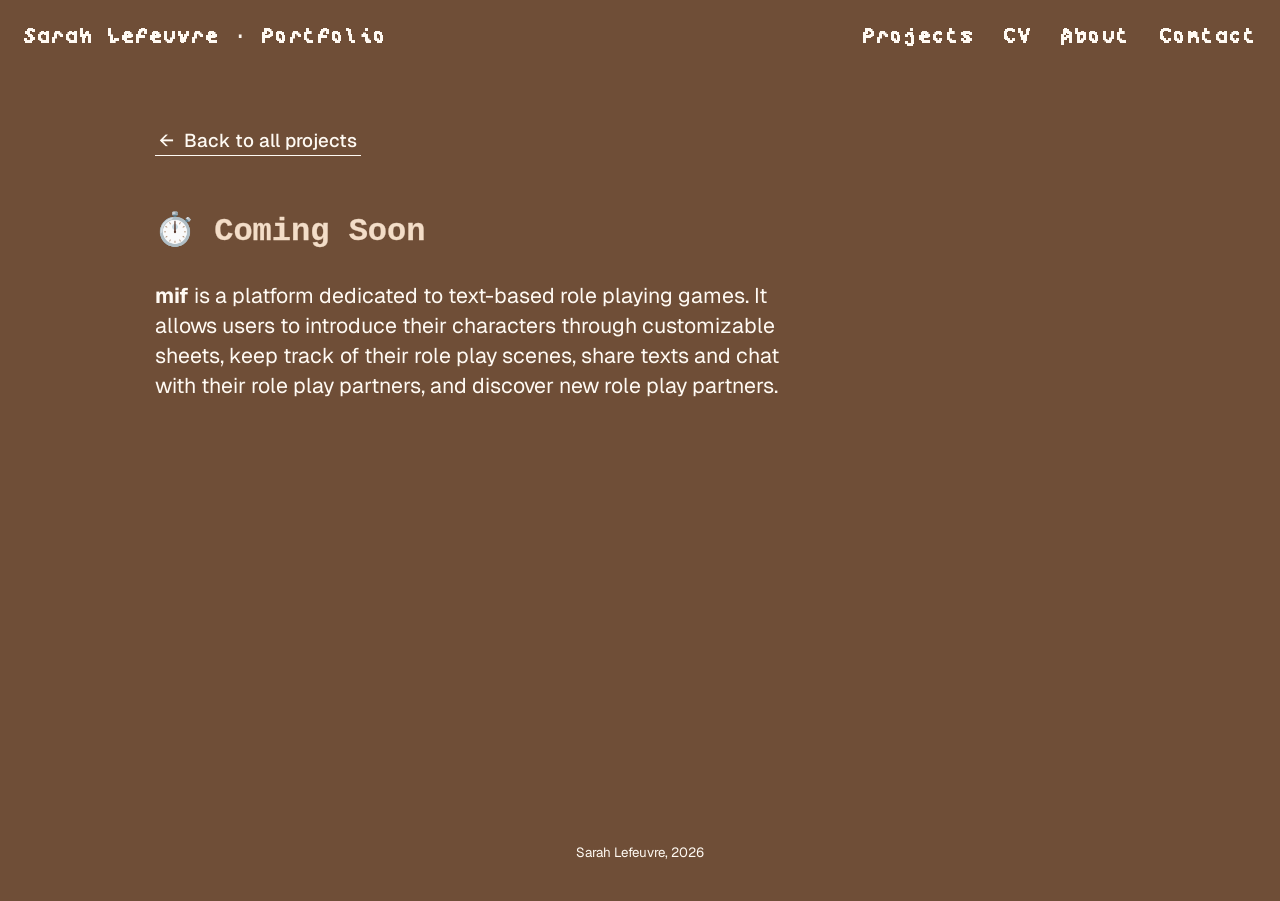
<file: Portfolio/projects/mif.html>
<!DOCTYPE html>
<html lang="en">
  <head>
    <meta charset="UTF-8" />
    <meta name="viewport" content="width=device-width, initial-scale=1.0" />
    <link rel="icon" type="image/png" href="../assets/favicon.png">
    <title>mif | Sarah Lefeuvre</title>
    <link rel="stylesheet" media="screen" href="https://fontlibrary.org//face/pixel-operator" />
    <link rel="stylesheet" href="../styles.css?v=127" />
  </head>
  <body class="project-page-body">
    <header class="site-header" id="top">
      <a class="brand" href="../index.html" aria-label="Sarah Lefeuvre portfolio home">
        Sarah Lefeuvre · Portfolio
      </a>

      <nav class="site-nav" aria-label="Main navigation">
        <a href="../index.html#projects">Projects</a>
        <a href="https://drive.google.com/file/d/1zGYjL9DgbPEQwy_YfjC55qT8Mnp_RG1S/view?usp=drive_link" target="_blank" rel="noopener noreferrer">CV</a>
        <a href="../about.html">About</a>
        <a href="../contact.html">Contact</a>
      </nav>
    </header>

    <main class="case-page coming-soon-page">
      <a class="case-back" href="../index.html#projects"><span aria-hidden="true">←</span><span>Back to all projects</span></a>

      <p class="coming-soon-label">⏱️ Coming Soon</p>
      <p class="coming-soon-intro"><strong>mif</strong> is a platform dedicated to text-based role playing games. It allows users to introduce their characters through customizable sheets, keep track of their role play scenes, share texts and chat with their role play partners, and discover new role play partners.</p>
    </main>

    <footer class="site-footer">Sarah Lefeuvre, 2026</footer>
    <script src="../script.js?v=5"></script>
  </body>
</html>
</file>
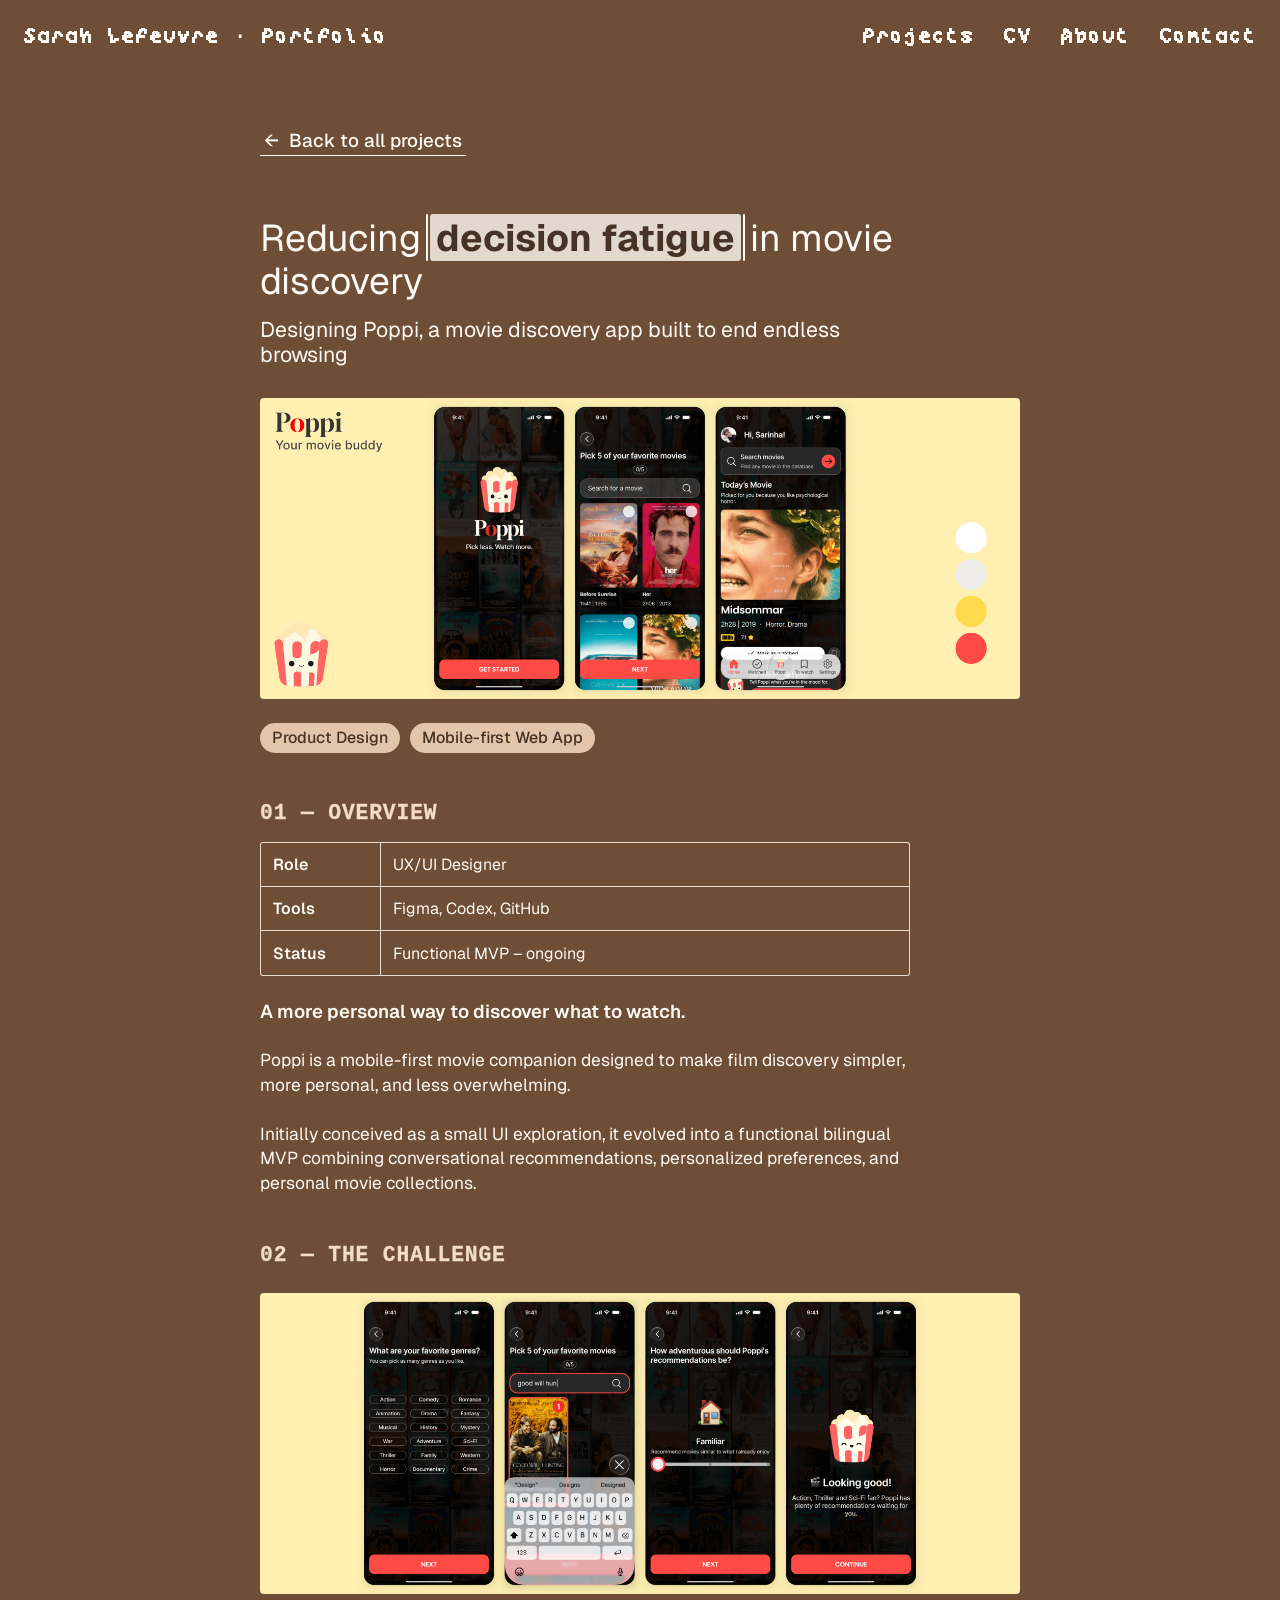
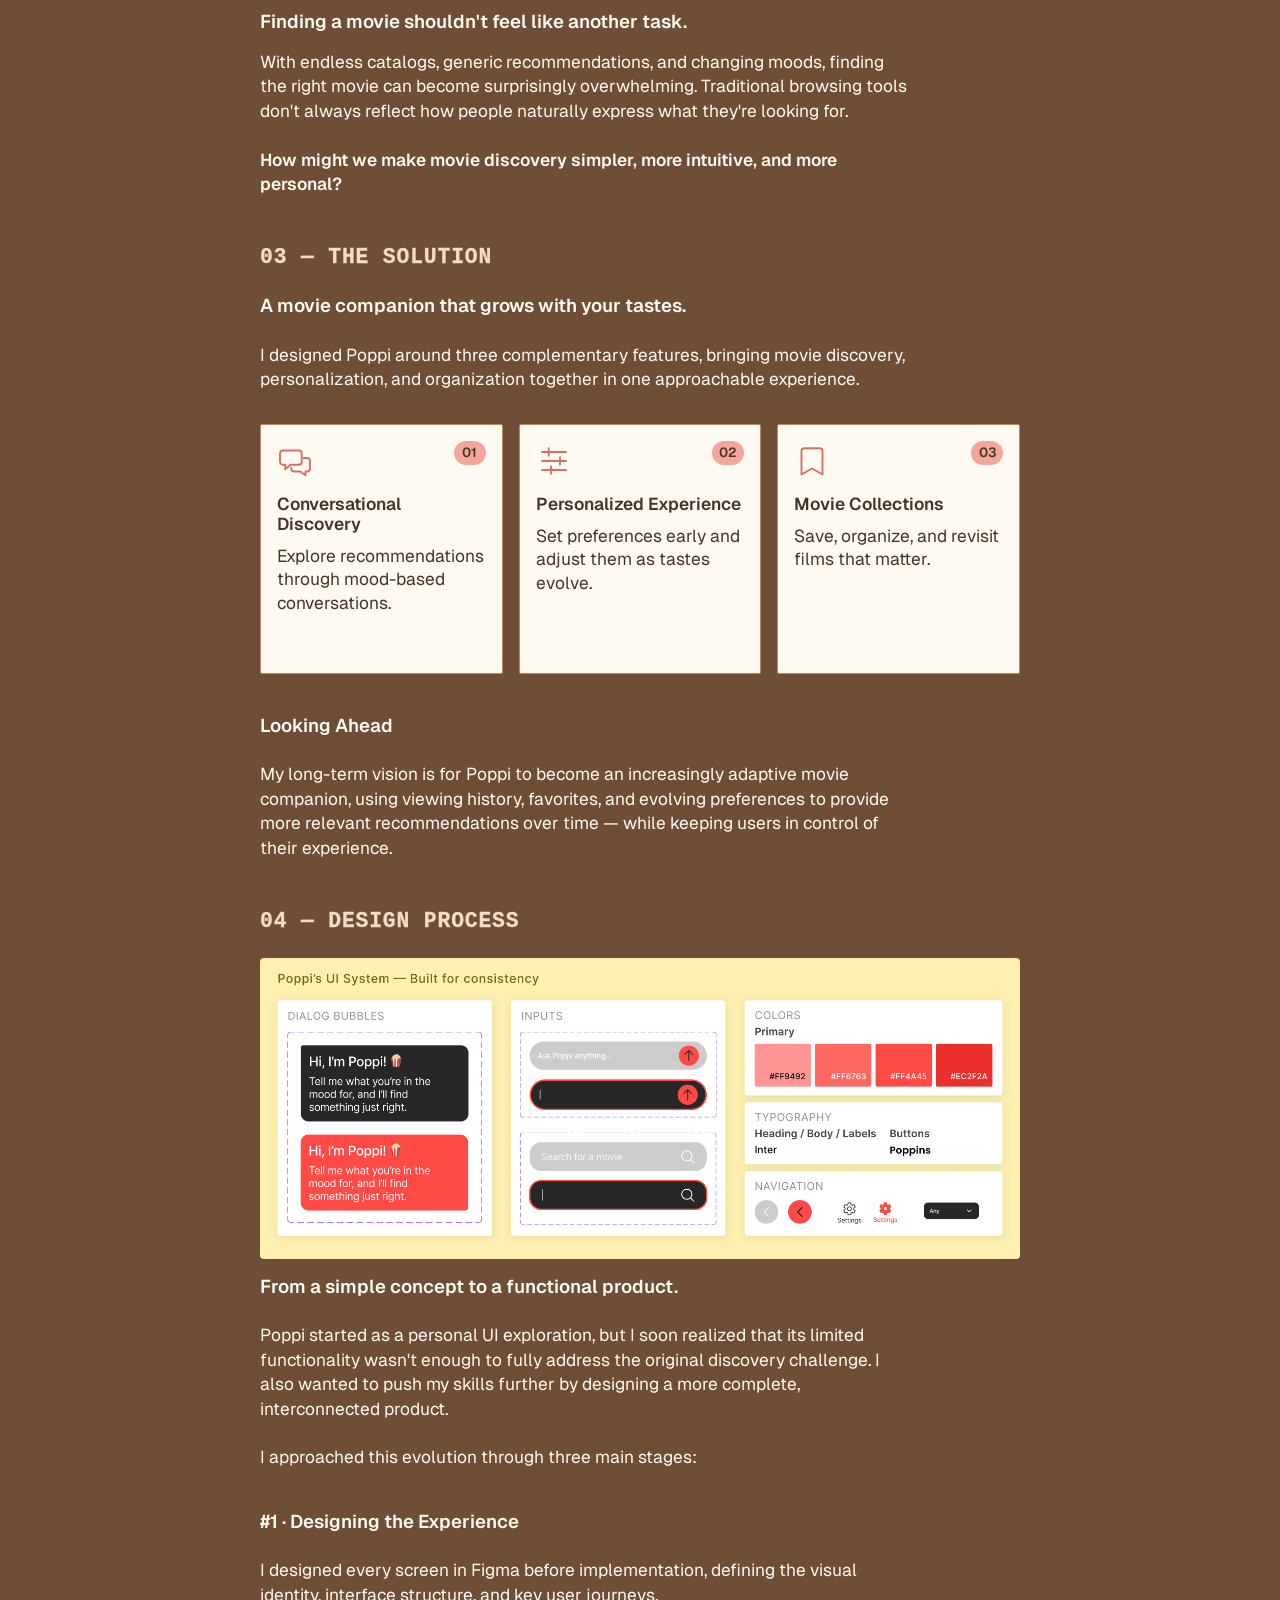
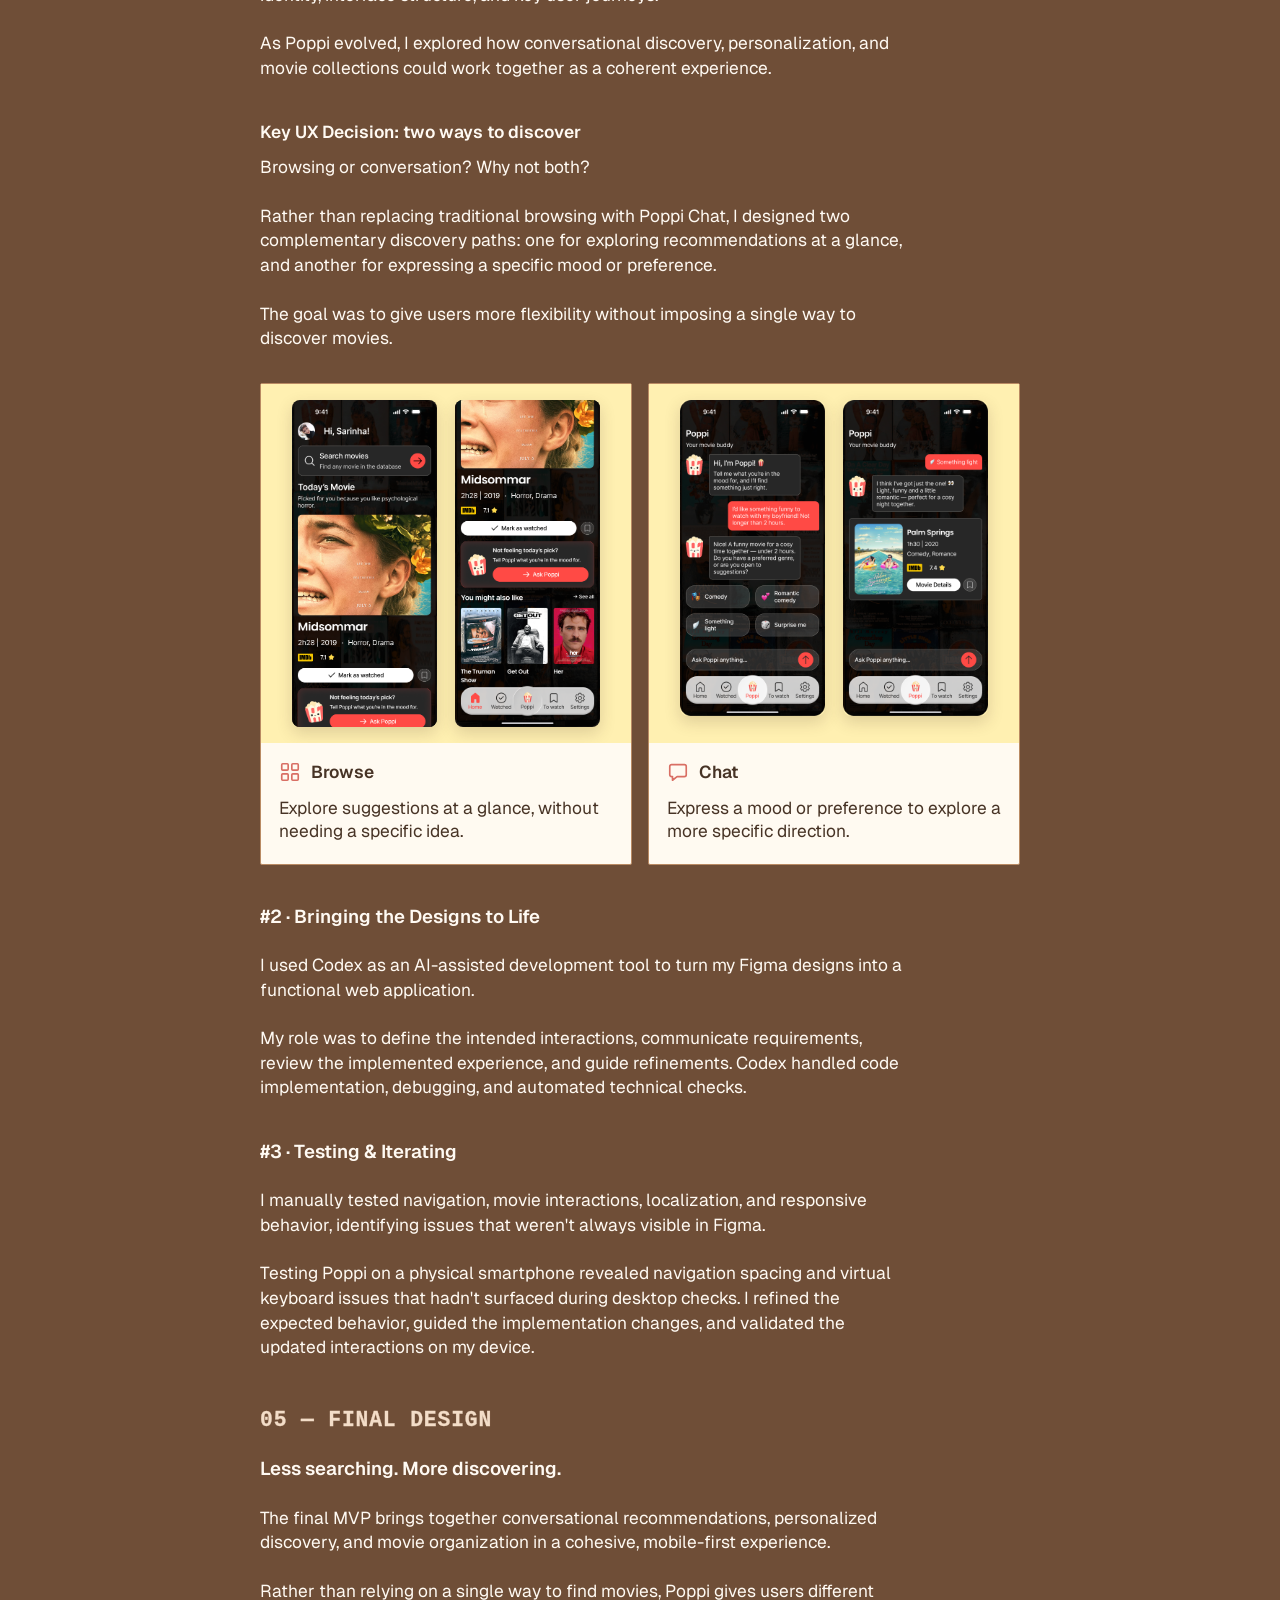
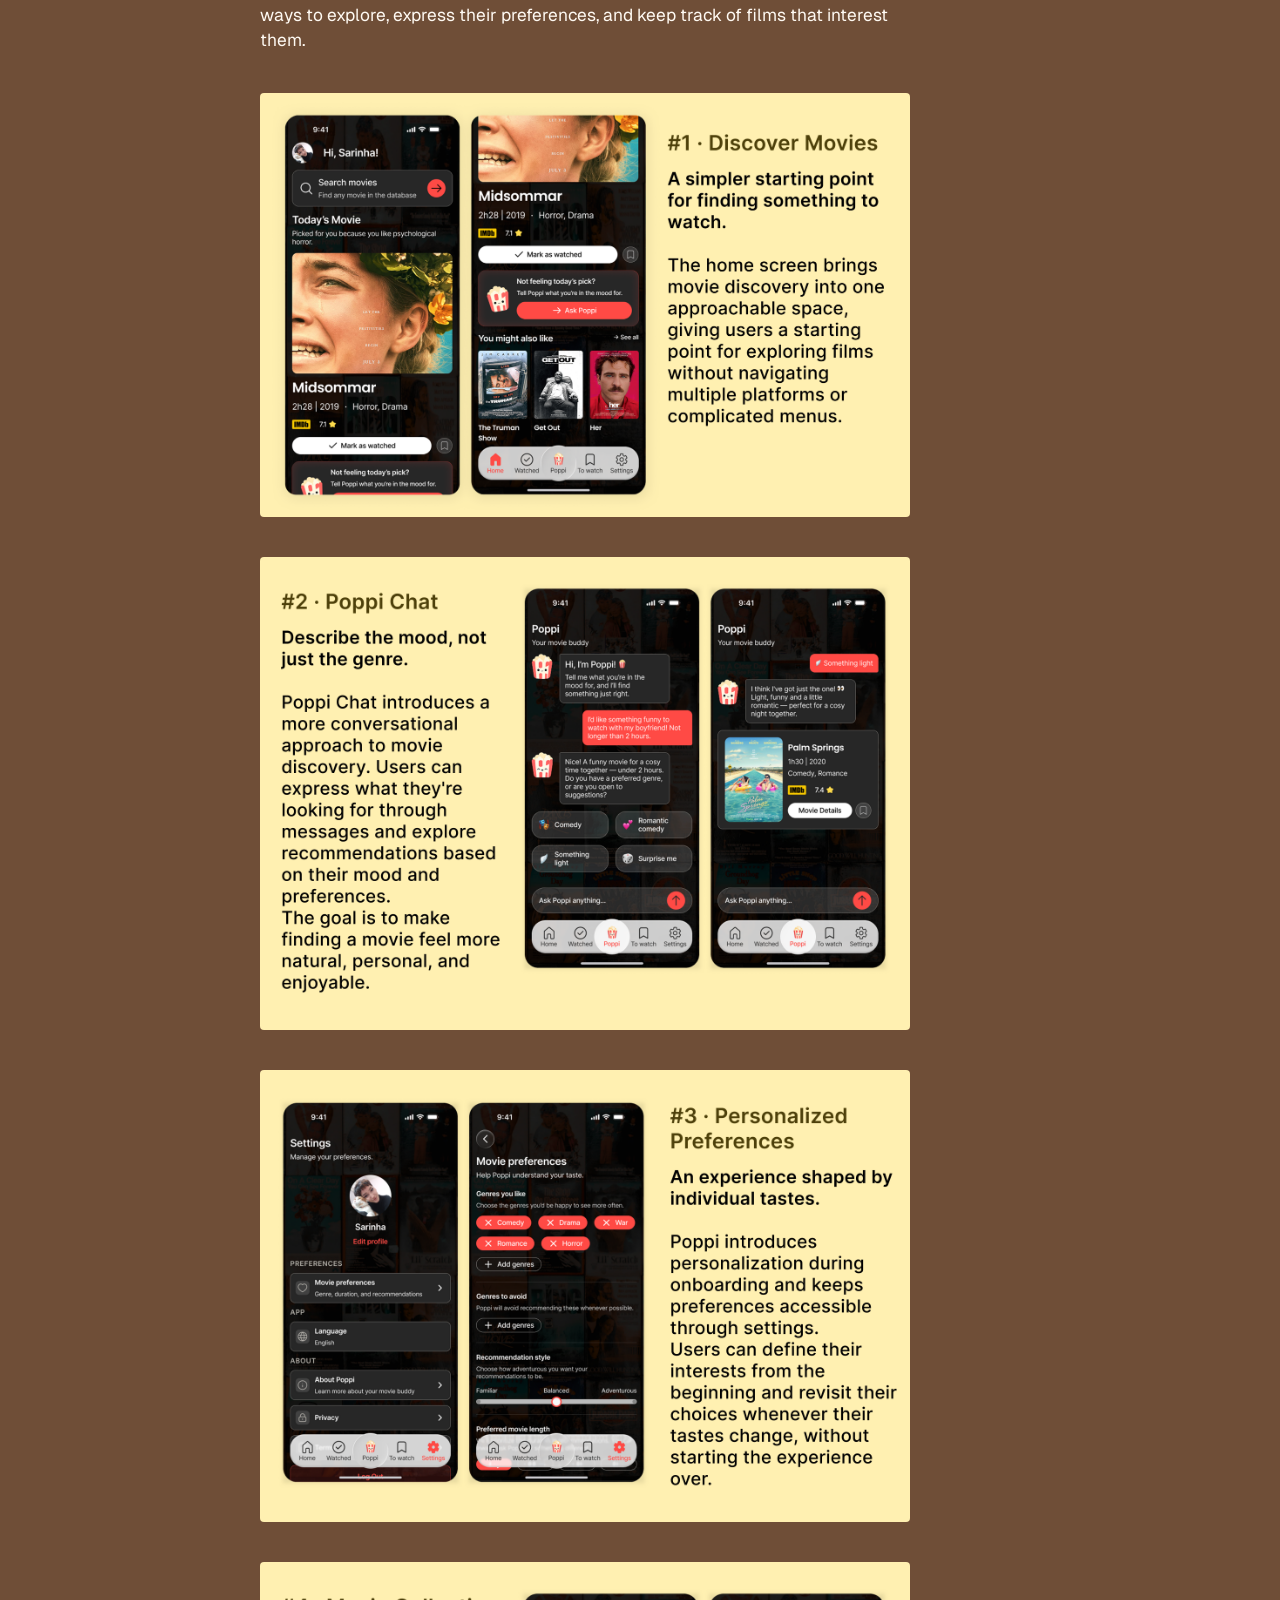
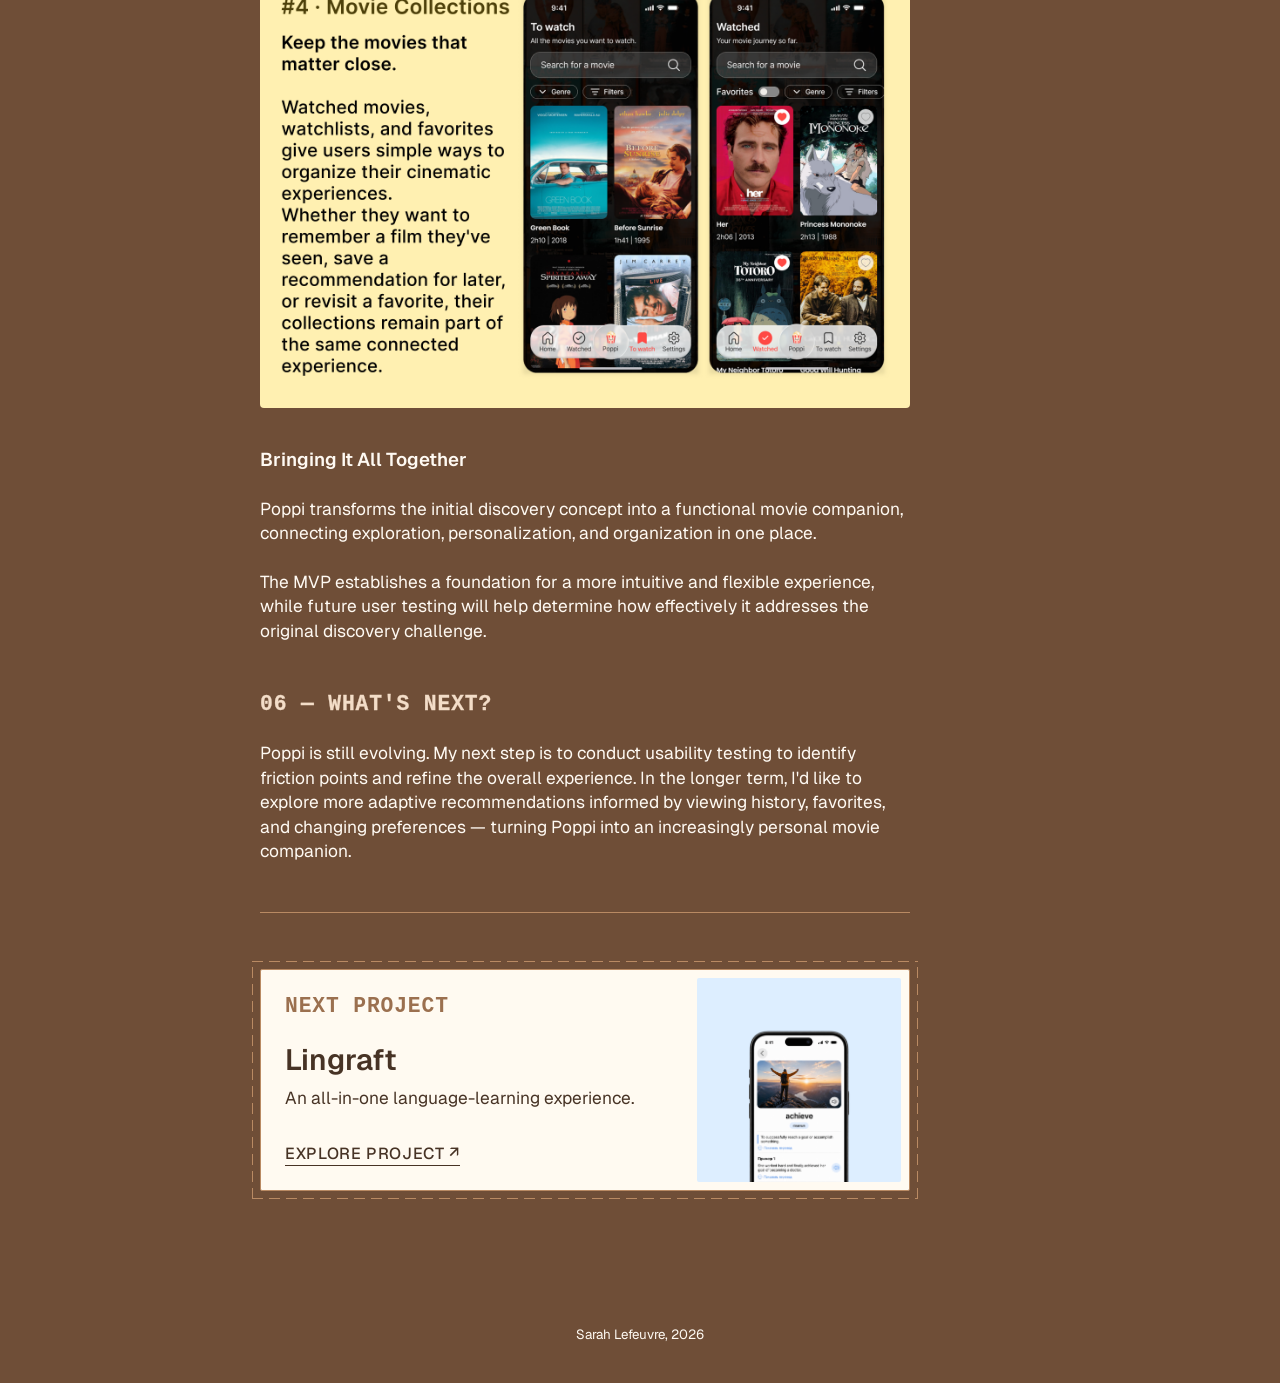
<file: Portfolio/projects/poppi.html>
<!DOCTYPE html>
<html lang="en">
  <head>
    <meta charset="UTF-8" />
    <meta name="viewport" content="width=device-width, initial-scale=1.0" />
    <link rel="icon" type="image/png" href="../assets/favicon.png">
    <title>Poppi | Sarah Lefeuvre</title>
    <link rel="stylesheet" media="screen" href="https://fontlibrary.org//face/pixel-operator" />
    <link rel="stylesheet" href="../styles.css?v=173" />
  </head>
  <body class="project-page-body lory-page-body poppi-page-body">
    <header class="site-header" id="top">
      <a class="brand" href="../index.html" aria-label="Sarah Lefeuvre portfolio home">
        Sarah Lefeuvre · Portfolio
      </a>

      <nav class="site-nav" aria-label="Main navigation">
        <a href="../index.html#projects">Projects</a>
        <a href="https://drive.google.com/file/d/1zGYjL9DgbPEQwy_YfjC55qT8Mnp_RG1S/view?usp=drive_link" target="_blank" rel="noopener noreferrer">CV</a>
        <a href="../about.html">About</a>
        <a href="../contact.html">Contact</a>
      </nav>
    </header>

    <main class="case-page">
      <a class="case-back" href="../index.html#projects"><span aria-hidden="true">←</span><span>Back to all projects</span></a>

      <section class="case-hero" aria-labelledby="case-title">
        <h1 id="case-title">Reducing <span class="sarah-highlight">decision fatigue</span> in movie discovery</h1>
        <p>Designing Poppi, a movie discovery app built to end endless browsing</p>
      </section>

      <img class="case-image case-placeholder-hero case-image-rounded-small" src="../assets/poppi-hero-v2.png" alt="Poppi onboarding, favorite-movie selection, and personalized movie recommendation screens" />

      <ul class="case-tags" aria-label="Project details">
        <li>Product Design</li>
        <li>Mobile-first Web App</li>
      </ul>

      <section class="case-section overview-with-details">
        <h2>01 — Overview</h2>
        <table class="project-details-table" aria-label="Poppi project details">
          <tbody>
            <tr>
              <th scope="row">Role</th>
              <td>UX/UI Designer</td>
            </tr>
            <tr>
              <th scope="row">Tools</th>
              <td>Figma, Codex, GitHub</td>
            </tr>
            <tr>
              <th scope="row">Status</th>
              <td>Functional MVP – ongoing</td>
            </tr>
          </tbody>
        </table>
        <div class="case-copy">
          <h3 class="case-secondary-heading">A more personal way to discover what to watch.</h3>
          <p>Poppi is a mobile-first movie companion designed to make film discovery simpler, more personal, and less overwhelming.</p>
          <p>Initially conceived as a small UI exploration, it evolved into a functional bilingual MVP combining conversational recommendations, personalized preferences, and personal movie collections.</p>
        </div>
      </section>

      <section class="case-section">
          <h2>02 — The Challenge</h2>
        <img class="case-image" src="../assets/poppi-onboarding-v2.png" alt="Poppi onboarding screens for selecting genres, favorite movies, and recommendation preferences" />
        <h3 class="case-secondary-heading">Finding a movie shouldn't feel like another task.</h3>
        <div class="case-copy">
          <p>With endless catalogs, generic recommendations, and changing moods, finding the right movie can become surprisingly overwhelming. Traditional browsing tools don't always reflect how people naturally express what they're looking for.</p>
          <p class="case-question">How might we make movie discovery simpler, more intuitive, and more personal?</p>
        </div>
      </section>

      <section class="case-section">
        <h2>03 — The Solution</h2>
        <div class="case-copy">
          <h3 class="case-secondary-heading">A movie companion that grows with your tastes.</h3>
          <p>I designed Poppi around three complementary features, bringing movie discovery, personalization, and organization together in one approachable experience.</p>
          <div class="poppi-solution-grid" aria-label="Three core Poppi features">
            <article class="poppi-solution-card">
              <svg class="poppi-feature-icon" viewBox="0 0 48 48" aria-hidden="true"><path d="M8 10h21a4 4 0 0 1 4 4v11a4 4 0 0 1-4 4H18l-7 6v-6H8a4 4 0 0 1-4-4V14a4 4 0 0 1 4-4Z"/><path d="M35 20h5a4 4 0 0 1 4 4v10a4 4 0 0 1-4 4h-2v5l-7-5h-8a4 4 0 0 1-4-4v-1"/></svg>
              <span class="poppi-feature-number">01</span>
              <h3>Conversational Discovery</h3>
              <p>Explore recommendations through mood-based conversations.</p>
            </article>
            <article class="poppi-solution-card">
              <svg class="poppi-feature-icon" viewBox="0 0 48 48" aria-hidden="true"><path d="M8 12h32M8 24h32M8 36h32"/><path d="M17 7v10M32 19v10M20 31v10"/></svg>
              <span class="poppi-feature-number">02</span>
              <h3>Personalized Experience</h3>
              <p>Set preferences early and adjust them as tastes evolve.</p>
            </article>
            <article class="poppi-solution-card">
              <svg class="poppi-feature-icon" viewBox="0 0 48 48" aria-hidden="true"><path d="M14 7h20a4 4 0 0 1 4 4v31L24 34 10 42V11a4 4 0 0 1 4-4Z"/></svg>
              <span class="poppi-feature-number">03</span>
              <h3>Movie Collections</h3>
              <p>Save, organize, and revisit films that matter.</p>
            </article>
          </div>
          <h3 class="case-secondary-heading case-after-cards">Looking Ahead</h3>
          <p>My long-term vision is for Poppi to become an increasingly adaptive movie companion, using viewing history, favorites, and evolving preferences to provide more relevant recommendations over time — while keeping users in control of their experience.</p>
        </div>
      </section>

      <section class="case-section">
        <h2>04 — Design Process</h2>
        <img class="case-image" src="../assets/poppi-design-system-final.png" alt="Poppi UI system showing dialog bubbles, inputs, colors, typography, and navigation components" />
        <div class="case-copy">
          <h3 class="case-secondary-heading">From a simple concept to a functional product.</h3>
          <p>Poppi started as a personal UI exploration, but I soon realized that its limited functionality wasn't enough to fully address the original discovery challenge. I also wanted to push my skills further by designing a more complete, interconnected product.</p>
          <p>I approached this evolution through three main stages:</p>

          <h3 class="case-secondary-heading case-section-break">#1 · Designing the Experience</h3>
          <p>I designed every screen in Figma before implementation, defining the visual identity, interface structure, and key user journeys.</p>
          <p>As Poppi evolved, I explored how conversational discovery, personalization, and movie collections could work together as a coherent experience.</p>

          <h3 class="case-secondary-heading case-section-break poppi-ux-decision-heading">Key UX Decision: two ways to discover</h3>
          <p class="poppi-ux-decision-intro">Browsing or conversation? Why not both?</p>
          <p>Rather than replacing traditional browsing with Poppi Chat, I designed two complementary discovery paths: one for exploring recommendations at a glance, and another for expressing a specific mood or preference.</p>
          <p>The goal was to give users more flexibility without imposing a single way to discover movies.</p>

          <div class="poppi-discovery-grid" aria-label="Two complementary ways to discover movies in Poppi">
            <article class="poppi-discovery-card">
              <div class="poppi-discovery-visual poppi-discovery-visual-browse" aria-hidden="true">
                <span class="poppi-dashboard-crop poppi-dashboard-crop-top">
                  <img src="../assets/poppi-ux-dashboard.png" alt="" />
                </span>
                <span class="poppi-dashboard-crop poppi-dashboard-crop-bottom">
                  <img src="../assets/poppi-ux-dashboard.png" alt="" />
                </span>
              </div>
              <div class="poppi-discovery-card-copy">
                <h4>
                  <svg viewBox="0 0 24 24" aria-hidden="true"><rect x="3" y="3" width="7" height="7" rx="1"/><rect x="14" y="3" width="7" height="7" rx="1"/><rect x="3" y="14" width="7" height="7" rx="1"/><rect x="14" y="14" width="7" height="7" rx="1"/></svg>
                  Browse
                </h4>
                <p>Explore suggestions at a glance, without needing a specific idea.</p>
              </div>
            </article>

            <article class="poppi-discovery-card">
              <div class="poppi-discovery-visual poppi-discovery-visual-chat" aria-hidden="true">
                <img src="../assets/poppi-ux-chat-dialog.png" alt="" />
                <img src="../assets/poppi-ux-chat-recommendation.png" alt="" />
              </div>
              <div class="poppi-discovery-card-copy">
                <h4>
                  <svg viewBox="0 0 24 24" aria-hidden="true"><path d="M5 4h14a2 2 0 0 1 2 2v9a2 2 0 0 1-2 2h-8l-5 4v-4H5a2 2 0 0 1-2-2V6a2 2 0 0 1 2-2Z"/></svg>
                  Chat
                </h4>
                <p>Express a mood or preference to explore a more specific direction.</p>
              </div>
            </article>
          </div>

          <h3 class="case-secondary-heading case-section-break">#2 · Bringing the Designs to Life</h3>
          <p>I used Codex as an AI-assisted development tool to turn my Figma designs into a functional web application.</p>
          <p>My role was to define the intended interactions, communicate requirements, review the implemented experience, and guide refinements. Codex handled code implementation, debugging, and automated technical checks.</p>

          <h3 class="case-secondary-heading case-section-break">#3 · Testing &amp; Iterating</h3>
          <p>I manually tested navigation, movie interactions, localization, and responsive behavior, identifying issues that weren't always visible in Figma.</p>
          <p>Testing Poppi on a physical smartphone revealed navigation spacing and virtual keyboard issues that hadn't surfaced during desktop checks. I refined the expected behavior, guided the implementation changes, and validated the updated interactions on my device.</p>
        </div>
      </section>

      <section class="case-section">
        <h2>05 — Final Design</h2>
        <div class="case-copy">
          <h3 class="case-secondary-heading">Less searching. More discovering.</h3>
          <p>The final MVP brings together conversational recommendations, personalized discovery, and movie organization in a cohesive, mobile-first experience.</p>
          <p>Rather than relying on a single way to find movies, Poppi gives users different ways to explore, express their preferences, and keep track of films that interest them.</p>
          <img class="case-image case-inline-project-image" src="../assets/poppi-dashboard.png" alt="Poppi dashboard showing a personalized movie recommendation and related films" />
          <img class="case-image case-inline-project-image" src="../assets/poppi-final-showcase.png" alt="Poppi Chat screens showing conversational, mood-based movie recommendations" />
          <img class="case-image case-inline-project-image" src="../assets/poppi-personalized-preferences.png" alt="Poppi settings screens showing personalized movie preferences" />
          <img class="case-image case-inline-project-image" src="../assets/poppi-movie-collections.png" alt="Poppi screens showing saved and watched movie collections" />
          <h3 class="case-secondary-heading case-after-image">Bringing It All Together</h3>
          <p>Poppi transforms the initial discovery concept into a functional movie companion, connecting exploration, personalization, and organization in one place.</p>
          <p>The MVP establishes a foundation for a more intuitive and flexible experience, while future user testing will help determine how effectively it addresses the original discovery challenge.</p>
        </div>
      </section>

      <section class="case-section">
        <h2>06 — What's Next?</h2>
        <div class="case-copy">
          <p>Poppi is still evolving. My next step is to conduct usability testing to identify friction points and refine the overall experience. In the longer term, I'd like to explore more adaptive recommendations informed by viewing history, favorites, and changing preferences — turning Poppi into an increasingly personal movie companion.</p>
        </div>
      </section>

      <div class="next-project-divider" aria-hidden="true"></div>

      <a class="next-project-card next-project-card-lingraft" href="lingraft.html" aria-label="Explore the Lingraft project">
        <span class="next-project-copy">
          <span class="next-project-label">Next project</span>
          <strong>Lingraft</strong>
          <span class="next-project-description">An all-in-one language-learning experience.</span>
          <span class="next-project-link">Explore project <span aria-hidden="true">↗</span></span>
        </span>
        <span class="next-project-preview">
          <img src="../assets/lingraft-word-screen.png" alt="Lingraft vocabulary word screen" />
        </span>
      </a>
    </main>

    <footer class="site-footer">Sarah Lefeuvre, 2026</footer>
    <script src="../script.js?v=5"></script>
  </body>
</html>
</file>
<file: Portfolio/styles.css>
@import url("https://fonts.googleapis.com/css2?family=Geist:wght@300;400;500;600;700&display=swap");

@font-face {
  font-family: "Boiled Pasta";
  src: url("assets/fonts/boiled-pasta.ttf") format("truetype");
  font-style: normal;
  font-weight: 400;
  font-display: swap;
}

:root {
  --page-bg: #F8F8F8;
  --text: #1E1E1E;
  --muted-border: #cfcfcf;
  --soft-bg: #f8f7f6;
  --top-button: #000000;
  --max-width: 970px;
}

* {
  box-sizing: border-box;
}

html {
  scroll-behavior: smooth;
}

body {
  margin: 0;
  min-height: 100vh;
  background: var(--page-bg);
  color: var(--text);
  font-family: Geist, Arial, Helvetica, sans-serif;
  font-size: 16px;
  line-height: 1.2;
}

.home-page {
  background: #6F4E37;
  color: #FFFAF3;
}

.about-page-body {
  background: #6F4E37;
  color: #FFFAF3;
}

.contact-page-body {
  background: #6F4E37;
  color: #FFFAF3;
}

.project-page-body {
  background: #6F4E37;
  color: #FFFAF3;
}

.about-page-body .about-card {
  color: #473325;
}

.home-page .site-nav a:hover,
.home-page .site-nav a:focus-visible,
.home-page .site-footer {
  color: #FFFAF3;
}

a {
  color: inherit;
  text-decoration: none;
}

.site-header {
  display: flex;
  align-items: center;
  justify-content: space-between;
  gap: 24px;
  padding: 23px 23px;
  font-family: "Boiled Pasta", "Courier New", Courier, monospace;
  font-weight: 400;
  font-size: 18pt;
}

.brand {
  white-space: nowrap;
}

.site-nav {
  display: flex;
  align-items: center;
  gap: 29px;
}

.site-header a {
  transition: none;
}

.header-letter {
  display: inline-block;
}

.site-header a:hover .header-letter,
.site-header a:focus-visible .header-letter {
  animation: header-letter-wave 520ms ease-in-out both;
  animation-delay: calc(var(--letter-index) * 24ms);
}

@keyframes header-letter-wave {
  0%,
  100% {
    transform: translateY(0);
  }

  45% {
    transform: translateY(-2px);
  }
}

.site-nav a:hover,
.site-nav a:focus-visible {
  color: inherit;
}

.hero {
  display: flex;
  align-items: center;
  min-height: auto;
  padding: 64px 24px 40px;
}

.hero-inner {
  width: min(var(--max-width), calc(100% - 130px));
  margin-left: 106px;
  margin-right: auto;
}

.hero h1 {
  margin: 0 0 21px;
  font-size: 32pt;
  font-weight: 400;
  letter-spacing: 0;
  line-height: 1.05;
}

.hero h1 strong,
.sarah-highlight {
  position: relative;
  display: inline-block;
  padding: 4px 6px;
  border-radius: 3px;
  background: rgba(255, 250, 243, 0.8);
  color: #473325;
  font-weight: 700;
}

.hero h1 strong::before,
.hero h1 strong::after,
.sarah-highlight::before,
.sarah-highlight::after {
  content: "";
  position: absolute;
  top: 0;
  bottom: 0;
  width: 2px;
  border-radius: 999px;
  background: #FFFAF3;
}

.hero h1 strong::before,
.sarah-highlight::before {
  left: -4.25px;
  box-shadow: 0 0 0 2px #FFFAF3, 0 100% 0 2px #FFFAF3;
}

.hero h1 strong::after,
.sarah-highlight::after {
  right: -4.25px;
  box-shadow: 0 0 0 2px #FFFAF3, 0 100% 0 2px #FFFAF3;
}

.teddy-wave-emoji {
  display: inline-block;
  transform-origin: 72% 78%;
}

.teddy-wave-emoji:hover {
  animation: teddy-wave 650ms ease-in-out;
}

.twitch-emoji {
  display: inline-block;
  transform-origin: bottom center;
}

.twitch-emoji:hover {
  animation: emoji-twitch 450ms ease-in-out;
}

.croissant-emoji {
  display: inline-block;
  transform-origin: center;
}

.croissant-emoji:hover {
  animation: croissant-rotate 700ms ease-in-out;
}

.flip-emoji {
  display: inline-block;
  transform-origin: center;
}

.flip-emoji:hover {
  animation: emoji-flip 500ms ease-in-out;
}

@keyframes teddy-wave {
  0%,
  100% {
    transform: translateY(0) rotate(0deg);
  }

  25% {
    transform: translateY(-2px) rotate(-10deg);
  }

  50% {
    transform: translateY(-4px) rotate(8deg);
  }

  75% {
    transform: translateY(-2px) rotate(-6deg);
  }
}

@keyframes emoji-flip {
  0%,
  100% {
    transform: scaleX(1);
  }

  50% {
    transform: scaleX(-1);
  }
}

@keyframes emoji-twitch {
  0%,
  100% {
    transform: rotate(0deg);
  }

  20% {
    transform: rotate(-8deg);
  }

  40% {
    transform: rotate(7deg);
  }

  60% {
    transform: rotate(-5deg);
  }

  80% {
    transform: rotate(4deg);
  }
}

@keyframes croissant-rotate {
  to {
    transform: rotate(360deg);
  }
}

.hero p {
  max-width: 620px;
  margin: 0;
  font-size: 18pt;
  font-weight: 400;
  line-height: 1.12;
  letter-spacing: 0;
}

.hero p strong {
  font-weight: 700;
}

.home-page .selected-work-label {
  width: min(1094px, calc(100% - 64px));
  margin: 0 auto 16px;
  color: #F3DDC8;
  font-family: "PixelOperatorRegular", "Pixel Operator", monospace;
  font-size: 16pt;
  font-weight: 700;
  -webkit-text-stroke: 0.3px currentColor;
  line-height: 1.2;
  letter-spacing: 0.04em;
  text-transform: uppercase;
}

.hero-actions {
  display: flex;
  flex-wrap: wrap;
  gap: 15px;
  margin-top: 24px;
}

.button {
  display: inline-flex;
  align-items: center;
  justify-content: center;
  width: 174px;
  min-height: 46px;
  padding: 12px 22px;
  border-radius: 999px;
  border: 1px solid transparent;
  font-size: 20pt;
  font-weight: 600;
  line-height: 1;
}

.button-primary {
  background: var(--text);
  color: #ffffff;
}

.button-primary:hover,
.button-primary:focus-visible {
  background: #555555;
  color: #ffffff;
}

.button-secondary {
  background: #ffffff;
  border-color: var(--muted-border);
}

.button-secondary:hover,
.button-secondary:focus-visible {
  border-color: var(--text);
  color: #555555;
}

.projects {
  width: min(840px, calc(100% - 160px));
  margin: 0 auto 119px;
  display: grid;
  grid-template-columns: repeat(3, 248px);
  column-gap: 48px;
  row-gap: 64px;
  justify-content: center;
  justify-items: center;
  transform: translateY(52px);
}

.project-card {
  position: relative;
  display: flex;
  align-items: center;
  justify-content: center;
  width: 248px;
  height: 248px;
  padding: 28px;
  border: 0;
  border-radius: 50%;
}

.circle-label {
  position: absolute;
  top: 0;
  left: 50%;
  width: 280px;
  height: 300px;
  overflow: visible;
  pointer-events: none;
  transform: translateX(-50%);
  transform-box: view-box;
  transform-origin: 50% 124px;
}

.project-card:hover .circle-label,
.project-card:focus-within .circle-label {
  animation: bubble-ring-turn 10s linear infinite;
}

@keyframes bubble-ring-turn {
  from {
    transform: translateX(-50%) rotate(0deg);
  }

  to {
    transform: translateX(-50%) rotate(360deg);
  }
}

.circle-label path {
  fill: none;
  stroke: none;
}

.circle-label .bubble-outline {
  stroke: #B98A63;
  stroke-width: 1px;
  stroke-dasharray: 10 8;
  stroke-linecap: round;
  vector-effect: non-scaling-stroke;
}

.circle-label text {
  fill: #FFFAF3;
  font-family: "Boiled Pasta", "Courier New", Courier, monospace;
  font-size: 12pt;
  font-weight: 400;
  letter-spacing: 0;
  text-anchor: middle;
}

.home-page .project-card {
  background: #FFFAF1;
  color: #473325;
}

.home-page .project-status {
  color: #6F4E37;
}

.home-page .project-card a:hover h3,
.home-page .project-card a:focus-visible h3,
.home-page .project-card a:hover .project-status,
.home-page .project-card a:focus-visible .project-status {
  color: #8A6246;
}

.project-card a {
  display: flex;
  flex-direction: column;
  align-items: center;
  justify-content: center;
  width: 100%;
  height: 100%;
  border-radius: 50%;
  overflow: hidden;
  text-align: center;
}

.project-card-character a {
  position: absolute;
  inset: 0;
}

.project-card-logo a {
  position: absolute;
  inset: 0;
}

.project-card .bubble-character {
  width: 100%;
  height: auto;
  max-width: none;
  margin-top: auto;
  margin-bottom: -22px;
  aspect-ratio: auto;
  border-radius: 0;
  background: transparent;
  object-fit: contain;
  transition: opacity 220ms ease;
}

.project-card .bubble-character-poppi {
  width: 155%;
  margin-bottom: -50px;
}

.project-card .bubble-character-bird {
  width: 88%;
}

.project-card .bubble-logo {
  width: 76%;
  height: auto;
  aspect-ratio: auto;
  border-radius: 0;
  background: transparent;
  object-fit: contain;
}

.bubble-hover-copy {
  position: absolute;
  inset: 0;
  display: grid;
  place-items: center;
  margin: 0;
  padding: 32px;
  background: #FFFAF1;
  color: #473325;
  font-size: 16pt;
  font-weight: 500;
  line-height: 1.12;
  opacity: 0;
  text-align: center;
  transition: opacity 220ms ease;
}

.project-card-logo .bubble-hover-copy {
  display: flex;
  align-items: center;
  justify-content: center;
  text-align: center;
  transform: translateY(4px);
}

.project-card-character a:hover .bubble-character,
.project-card-character a:focus-visible .bubble-character,
.project-card-logo a:hover .bubble-logo,
.project-card-logo a:focus-visible .bubble-logo {
  opacity: 0;
}

.project-card-character a:hover .bubble-hover-copy,
.project-card-character a:focus-visible .bubble-hover-copy,
.project-card-logo a:hover .bubble-hover-copy,
.project-card-logo a:focus-visible .bubble-hover-copy {
  opacity: 1;
}

.project-card .bubble-logo {
  transition: opacity 220ms ease;
}

.project-card img,
.project-placeholder {
  display: block;
  width: 100%;
  aspect-ratio: 313 / 384;
  border-radius: 6px;
  background: var(--soft-bg);
}

.project-card img {
  object-fit: cover;
}

.project-image-lory {
  object-position: center top;
}

.project-card img.project-image-lingraft {
  padding: 0;
  object-fit: cover;
  object-position: center;
}

.project-placeholder {
  border: 1px solid #e4e4e4;
}

.project-card h3 {
  margin: 0;
  font-size: 16pt;
  line-height: 1.08;
  letter-spacing: 0;
  font-weight: 600;
}

.project-card h3 strong {
  font-weight: 600;
}

.project-status {
  margin: 12px 0 0;
  color: #555555;
  font-size: 14pt;
  font-weight: 500;
  line-height: 1.15;
}

.project-card a:hover h3,
.project-card a:focus-visible h3,
.project-card a:hover .project-status,
.project-card a:focus-visible .project-status {
  color: #555555;
}

.project-card a {
  transition: color 160ms ease;
}

.contact-page {
  min-height: calc(100vh - 150px);
  padding: 52px 24px 120px;
}

.contact-section {
  width: min(1354px, calc(100% - 180px));
  margin-left: 90px;
  margin-right: auto;
}

.contact-section h1,
.about-copy h1 {
  margin: 0 0 21px;
  font-size: 32pt;
  font-weight: 400;
  line-height: 1.05;
  letter-spacing: 0;
}

.about-copy h1 {
  font-size: 24pt;
}

.contact-section h1 {
  font-size: 24pt;
}

.about-heading-rest {
  font-weight: 500;
}

.contact-section p {
  max-width: 520px;
  margin: 0;
  color: #FFFAF3;
  font-size: 16pt;
  font-weight: 400;
  line-height: 1.12;
  letter-spacing: 0;
}

.contact-section-label {
  margin: 48px 0 16px;
  color: #F3DDC8;
  font-family: "PixelOperatorRegular", "Pixel Operator", monospace;
  font-size: 16pt;
  font-weight: 700;
  -webkit-text-stroke: 0.3px currentColor;
  line-height: 1.2;
  letter-spacing: 0.04em;
  text-transform: uppercase;
}

.contact-cards {
  display: block;
  margin-top: 48px;
}

.contact-group {
  margin: 0;
  padding: 0;
  color: #FFFAF3;
}

.contact-group + .contact-group {
  margin-top: 40px;
}

.contact-group h2 {
  margin: 0 0 16px;
  color: #F3DDC8;
  font-family: "PixelOperatorRegular", "Pixel Operator", monospace;
  font-size: 16pt;
  font-weight: 700;
  -webkit-text-stroke: 0.3px currentColor;
  line-height: 1.2;
  letter-spacing: 0.04em;
  text-transform: uppercase;
}

.contact-group a {
  display: block;
  width: fit-content;
  margin-top: 14px;
  padding: 2px 3px;
  font-size: 14pt;
  font-weight: 400;
  line-height: 1.2;
  text-decoration: underline;
  text-underline-offset: 3px;
  transition: background-color 160ms ease, color 160ms ease;
}

.contact-group a.contact-telegram {
  text-decoration: none;
}

.contact-telegram .contact-platform {
  text-decoration: underline;
  text-underline-offset: 3px;
}

.contact-group a:hover,
.contact-group a:focus-visible {
  color: #473325;
  background-color: #E3C5AB;
}

.about-page {
  padding: 52px 24px 120px;
}

.about-layout {
  display: grid;
  grid-template-columns: minmax(0, 390px) minmax(0, 350px) 434px;
  column-gap: 90px;
  row-gap: 46px;
  width: min(1354px, calc(100% - 180px));
  margin-left: 90px;
  margin-right: auto;
}

.about-copy {
  grid-column: 1 / 3;
}

.about-location-line {
  grid-column: 1 / -1;
  margin: 0;
  color: #FFFAF3;
  font-family: Geist, Arial, Helvetica, sans-serif;
  font-size: 12pt;
  font-weight: 400;
  font-style: normal;
  line-height: 1.2;
}

.about-heading-row {
  display: flex;
  align-items: center;
  gap: 24px;
  margin-bottom: 21px;
}

.about-heading-row h1,
.about-heading-row .location-pill {
  margin-bottom: 0;
}

.about-tagline {
  max-width: 520px;
  margin: 0 0 24px;
  font-size: 16pt;
  font-weight: 400;
  line-height: 1.12;
  letter-spacing: 0;
}

.about-tagline strong {
  font-weight: 700;
}

.about-copy .about-section-label {
  margin: 0 0 16px;
  color: #F3DDC8;
  font-family: "PixelOperatorRegular", "Pixel Operator", monospace;
  font-size: 16pt;
  font-weight: 700;
  -webkit-text-stroke: 0.3px currentColor;
  line-height: 1.2;
  letter-spacing: 0.04em;
  text-transform: uppercase;
}

.about-intro-card {
  position: relative;
  width: min(650px, 100%);
  margin-left: 0;
  padding: 0;
  border: 0;
  border-radius: 0;
  background: transparent;
  color: #FFFAF3;
}

.about-intro-card::before {
  content: none;
}

.about-copy h2,
.about-card h2 {
  margin: 0 0 28px;
  font-size: 24pt;
  font-weight: 600;
  line-height: 1.1;
}

.about-copy h2 {
  font-size: 16pt;
  font-weight: 600;
}

.location-pill {
  display: inline-flex;
  align-items: center;
  justify-content: center;
  margin: 0 0 40px;
  width: auto;
  height: auto;
  padding: 6px 10px;
  border: 0.5px solid #473325;
  border-radius: 999px;
  background: #E3C5AB;
  color: #473325;
  font-size: 12pt;
  font-weight: 400;
  line-height: 1;
  white-space: nowrap;
}

.about-text p {
  margin: 0;
  font-size: 14pt;
  font-weight: 300;
  line-height: 1.13;
  letter-spacing: 0;
  text-align: left;
}

.about-text p + p {
  margin-top: 24px;
}

.language-levels {
  display: grid;
  grid-template-columns: repeat(2, minmax(0, 1fr));
  column-gap: 40px;
  row-gap: 12px;
  width: min(650px, 100%);
  margin: 0;
  padding: 0;
  list-style: none;
  font-family: Geist, Arial, Helvetica, sans-serif;
  font-size: 14pt;
  font-weight: 300;
  line-height: 1.13;
}

.language-levels li {
  display: grid;
  grid-template-columns: 90px auto;
  align-items: center;
  gap: 16px;
}

.language-bubbles {
  display: inline-flex;
  align-items: center;
  gap: 6px;
}

.language-bubbles i {
  display: block;
  width: 9px;
  height: 9px;
  border: 1px solid #FFFAF3;
  border-radius: 50%;
  background: #FFFAF3;
}

.language-bubbles i.is-empty {
  background: transparent;
  opacity: 0.5;
}

.about-details-grid {
  display: grid;
  grid-template-columns: minmax(0, 24fr) minmax(0, 33fr) minmax(0, 43fr);
  align-items: stretch;
  gap: 0;
  width: 100%;
  margin-top: 0;
  overflow: hidden;
  border-radius: 2px;
  background: #FFFAF1;
}

.about-copy .about-details-label {
  margin-top: 40px;
}

.about-detail-card {
  position: relative;
  display: flex;
  flex-direction: column;
  align-items: flex-start;
  justify-content: flex-start;
  width: 100%;
  height: 180px;
  max-width: 100%;
  min-width: 0;
  padding-block: 16px;
  padding-inline: 16px;
  border: 0;
  border-radius: 0;
  background: transparent;
  color: #473325;
  font-family: Geist, Arial, Helvetica, sans-serif;
  font-size: 14pt;
  font-weight: 500;
  line-height: 1.25;
  text-align: left;
}

.about-detail-card + .about-detail-card {
  border-left: 0;
}

.about-detail-card::before {
  content: none;
}

.about-detail-card + .about-detail-card::before {
  content: "";
  position: absolute;
  top: 8px;
  bottom: 8px;
  left: 0;
  border-left: 1px dashed #B98A63;
}

.about-detail-card p {
  margin: 0;
}

.about-detail-card h2 {
  margin: 0 0 12px;
  font-family: Geist, Arial, Helvetica, sans-serif;
  font-size: 12pt;
  font-weight: 600;
  line-height: 1.2;
  letter-spacing: 0.04em;
  text-transform: uppercase;
}

.about-detail-card .detail-card-copy {
  margin-left: 0;
  font-family: Geist, Arial, Helvetica, sans-serif;
  font-size: 12pt;
  font-weight: 400;
}

.about-detail-card .detail-location,
.about-detail-card .detail-languages,
.about-detail-card .detail-interests {
  display: flex;
  align-items: center;
  justify-content: flex-start;
  gap: 16px;
}

.detail-icon {
  display: inline-flex;
  align-items: center;
  justify-content: center;
  width: 26px;
  height: 22px;
  flex: 0 0 26px;
}

.detail-location .detail-icon {
  width: 26px;
  height: 22px;
  flex-basis: 26px;
}

.detail-location .detail-icon svg {
  width: 22px;
  height: 22px;
  stroke-width: 2;
}

.detail-heart-icon {
  width: 26px;
  height: 22px;
  flex-basis: 26px;
}

.detail-icon svg {
  width: 100%;
  height: 100%;
  fill: none;
  stroke: currentColor;
  stroke-width: 1.7;
  stroke-linecap: round;
  stroke-linejoin: round;
}

.detail-heart-icon svg {
  width: 20px;
  height: 20px;
  stroke-width: 2.25;
}

.detail-language-icon {
  width: 26px;
  height: 22px;
  flex-basis: 26px;
}

.detail-language-icon svg {
  fill: currentColor;
  stroke: none;
  font-family: Geist, Arial, sans-serif;
  font-weight: 700;
}

.language-symbol-han {
  font-size: 19px;
}

.language-symbol-latin {
  font-size: 21px;
  font-weight: 500;
}

.about-photo {
  position: relative;
  display: flex;
  flex-direction: column;
  align-items: center;
  grid-column: 3;
  width: min(430px, 100%);
  align-self: start;
  justify-self: end;
  margin-top: 94px;
  margin-bottom: 0;
}

.about-photo-frame {
  position: relative;
  width: min(390px, 100%);
}

.about-photo-frame::before {
  content: "";
  position: absolute;
  inset: -9px;
  background:
    repeating-linear-gradient(90deg, #B98A63 0 9px, transparent 9px 14px) top left / 100% 1px no-repeat,
    repeating-linear-gradient(90deg, #B98A63 0 9px, transparent 9px 14px) bottom left / 100% 1px no-repeat,
    repeating-linear-gradient(0deg, #B98A63 0 9px, transparent 9px 14px) top left / 1px 100% no-repeat,
    repeating-linear-gradient(0deg, #B98A63 0 9px, transparent 9px 14px) top right / 1px 100% no-repeat;
  pointer-events: none;
}

.about-photo img {
  display: block;
  width: 100%;
  height: auto;
  border-radius: 2px;
  object-fit: contain;
}

.about-photo-label {
  position: static;
  width: 100%;
  margin: 13px 0 0;
  color: #FFFAF3;
  font-family: "Boiled Pasta", "Courier New", Courier, monospace;
  font-size: 12pt;
  font-weight: 400;
  line-height: 1.2;
  letter-spacing: 0;
  text-align: center;
  pointer-events: none;
}

.about-card {
  position: relative;
  display: flex;
  flex-direction: column;
  width: 100%;
  height: 174px;
  min-height: 174px;
  padding: 16px;
  border: 1px solid transparent;
  border-radius: 2px;
  background: #FFFAF1;
  color: #473325;
}

.about-card {
  align-self: stretch;
}

.about-card::before {
  content: "";
  position: absolute;
  inset: -9px;
  background:
    repeating-linear-gradient(90deg, #B98A63 0 11px, transparent 11px 17px) top left / 100% 1px no-repeat,
    repeating-linear-gradient(90deg, #B98A63 0 11px, transparent 11px 17px) bottom left / 100% 1px no-repeat,
    repeating-linear-gradient(0deg, #B98A63 0 11px, transparent 11px 17px) top left / 1px 100% no-repeat,
    repeating-linear-gradient(0deg, #B98A63 0 11px, transparent 11px 17px) top right / 1px 100% no-repeat;
  pointer-events: none;
}

.about-card-row {
  display: grid;
  grid-column: 1 / 4;
  width: 66.6667%;
  margin-left: calc(max(32px, (100vw - 1094px) / 2) - 114px);
  grid-template-columns: repeat(3, minmax(0, 1fr));
  gap: 32px;
  align-items: stretch;
}

.about-card h2 {
  margin-bottom: 16px;
  font-size: 14pt;
  white-space: nowrap;
}

.about-card p {
  margin: 0;
  font-size: 12pt;
  font-weight: 300;
  line-height: 1.08;
  letter-spacing: 0;
  text-align: left;
}

.resume-page {
  min-height: calc(100vh - 70px);
  padding: 91px 24px 96px;
}

.resume-section {
  width: min(970px, calc(100% - 130px));
  margin-left: 90px;
}

.resume-section h1 {
  margin: 0 0 30px;
  font-size: 36pt;
  font-weight: 700;
  line-height: 1.05;
  letter-spacing: 0;
}

.resume-section p {
  margin: 0;
  color: #303030;
  font-size: 24pt;
  font-weight: 400;
  line-height: 1.15;
}

.case-page {
  width: min(970px, calc(100% - 96px));
  margin: 0 auto;
  padding: 52px 0 96px;
}

.coming-soon-page {
  min-height: calc(100vh - 170px);
}

.coming-soon-label {
  margin: 58px 0 0;
  color: #F3DDC8;
  font-family: "PixelOperatorRegular", "Pixel Operator", monospace;
  font-size: 24pt;
  font-weight: 700;
  -webkit-text-stroke: 0.3px currentColor;
  line-height: 1.1;
}

.coming-soon-page .coming-soon-intro {
  max-width: 650px;
  margin: 32px 0 0;
  color: #FFFAF3;
  font-family: Geist, Arial, Helvetica, sans-serif;
  font-size: 16pt;
  font-weight: 400;
  line-height: 1.4;
}

.coming-soon-page .coming-soon-intro strong {
  font-weight: 700;
}

.case-back {
  display: inline-flex;
  align-items: center;
  justify-content: center;
  gap: 10px;
  min-height: 0;
  padding: 3px 4px;
  border-radius: 0;
  background: transparent;
  color: #FFFAF3;
  font-size: 14pt;
  font-weight: 500;
  line-height: 1.2;
  border-bottom: 1px solid currentColor;
  text-decoration: none;
  transition: background 160ms ease, color 160ms ease;
}

.case-back span {
  display: inline-block;
}

.case-back:hover,
.case-back:focus-visible {
  background: #E3C5AB;
  color: #473325;
}

.case-hero {
  margin-top: 58px;
}

.case-hero h1 {
  margin: 0;
  max-width: 820px;
  font-size: 32pt;
  font-weight: 500;
  line-height: 1.05;
  letter-spacing: 0;
}

.lory-page-body .case-hero h1 {
  font-weight: 400;
}

.lory-page-body .case-section {
  grid-template-columns: 1fr;
  gap: 16px;
}

.case-hero p {
  max-width: 720px;
  margin: 16px 0 0;
  color: #FFFAF3;
  font-size: 18pt;
  font-weight: 400;
  line-height: 1.18;
}

.case-placeholder {
  width: 100%;
  height: 296px;
  margin-top: 35px;
  background: #eaeaea;
}

.case-image {
  display: block;
  width: 100%;
  height: auto;
  margin-top: 40px;
  border-radius: 2px;
  object-fit: contain;
  object-position: center;
}

.case-image-rounded {
  border-radius: 2px;
}

.case-image-rounded-small {
  border-radius: 2px;
}

.case-caption {
  margin: 10px 0 0;
  color: #E3C5AB;
  font-size: 12pt;
  font-weight: 400;
  line-height: 1.2;
  text-align: left;
}

.case-caption-process {
  margin-top: -4px;
}

.case-caption-medium {
  width: 100%;
  margin-top: 14px;
  margin-left: 0;
  font-size: 14pt;
  font-weight: 500;
  text-align: left;
}

.case-caption-small {
  font-size: 14pt;
}

.case-secondary-heading {
  margin: 0;
  color: #FFFAF3;
  font-size: 14pt;
  font-weight: 600;
  line-height: 1.3;
  text-align: left;
}

.case-copy .case-secondary-heading + p {
  margin-top: 24px;
}

.case-copy .case-after-cards {
  margin-top: 40px;
}

.case-copy .case-inline-project-image {
  width: min(760px, calc(100vw - 64px));
}

.case-copy .case-after-image {
  margin-top: 40px;
}

.case-placeholder-hero {
  margin-top: 31px;
}

.case-tags {
  display: flex;
  flex-wrap: wrap;
  gap: 10px;
  padding: 0;
  margin: 24px 0 40px;
  list-style: none;
}

.case-tags li {
  display: inline-flex;
  align-items: center;
  min-height: 30px;
  padding: 6px 12px;
  background: #FFFAF1;
  color: #473325;
  border: 0;
  border-radius: 999px;
  font-size: 12pt;
  font-weight: 500;
  line-height: 1;
  white-space: nowrap;
}

.lory-page-body .case-tags li {
  background: #E3C5AB;
  color: #473325;
}

.case-section {
  display: grid;
  grid-template-columns: 170px minmax(0, 1fr);
  gap: 40px;
  margin-top: 48px;
}

.case-section h2 {
  margin: 0;
  color: #F3DDC8;
  font-family: "PixelOperatorRegular", "Pixel Operator", monospace;
  font-size: 16pt;
  font-weight: 700;
  -webkit-text-stroke: 0.3px currentColor;
  line-height: 1.2;
  letter-spacing: 0.04em;
  text-transform: uppercase;
}

.case-copy p,
.case-copy li {
  margin: 0;
  color: #FFFAF3;
  font-size: 14pt;
  font-weight: 400;
  line-height: 1.42;
  text-align: left;
}

.case-copy p + p,
.case-copy ul + p {
  margin-top: 24px;
}

.case-copy .case-section-break {
  margin-top: 40px;
}

.case-copy .case-question {
  font-weight: 600;
}

.case-copy .case-question-intro + .case-question {
  margin-top: 6px;
}

.case-copy ul {
  margin: 0;
  padding-left: 0;
  list-style: none;
}

.case-copy li {
  position: relative;
  padding-left: 20px;
}

.case-copy li::before {
  content: "+";
  position: absolute;
  left: 0;
  font-weight: 700;
}

.case-spaced-list li + li {
  margin-top: 6px;
}

.case-copy .case-subheading {
  margin-bottom: 6px;
}

.case-copy strong {
  font-weight: 700;
}

.project-details-table {
  width: min(650px, 100%);
  margin-top: 16px;
  overflow: hidden;
  border: 1px solid rgba(255, 250, 243, 0.82);
  border-collapse: separate;
  border-spacing: 0;
  border-radius: 3px;
  table-layout: fixed;
  background: #6F4E37;
  color: #FFFAF3;
}

.case-section.overview-with-details {
  display: block;
}

.overview-with-details .case-copy {
  margin-top: 24px;
}

.project-details-table th,
.project-details-table td {
  border: 0;
  border-bottom: 1px solid rgba(255, 250, 243, 0.82);
  text-align: left;
}

.project-details-table th {
  border-right: 1px solid rgba(255, 250, 243, 0.82);
}

.project-details-table tr:last-child th,
.project-details-table tr:last-child td {
  border-bottom: 0;
}

.project-details-table th {
  width: 120px;
  padding: 10px 12px;
  font-size: 12pt;
  font-weight: 600;
}

.project-details-table td {
  height: 44px;
  padding: 10px 12px;
}

.lory-page-body .case-page {
  width: min(760px, calc(100% - 96px));
}

.lory-page-body .case-hero {
  width: min(650px, 100%);
  margin-right: auto;
  margin-left: 0;
}

.lory-page-body .case-hero h1 {
  font-size: 28pt;
}

.lory-page-body .case-hero p {
  font-size: 16pt;
}

.lory-page-body .case-tags {
  justify-content: flex-start;
}

.lory-page-body .case-section {
  width: min(760px, 100%);
  margin-right: auto;
  margin-left: 0;
}

.lory-page-body .case-copy {
  width: min(650px, 100%);
}

.lory-page-body .case-section > h2 + .case-copy,
.lory-page-body .case-section > h2 + .case-image,
.lory-page-body .case-section > h2 + .lory-problem-grid,
.lory-page-body .case-section > h2 + .lory-table-wrap,
.lory-page-body .case-section > h2 + .lory-solution-grid {
  margin-top: 8px;
}

.lory-page-body .case-copy p,
.lory-page-body .case-copy li {
  font-size: 13pt;
}

.next-project-card {
  position: relative;
  display: grid;
  grid-template-columns: minmax(0, 1fr) 212px;
  width: min(650px, 100%);
  min-height: 220px;
  margin-top: 56px;
  overflow: visible;
  border: 1px solid #B98A63;
  border-radius: 2px;
  background: #FFFAF1;
  color: #473325;
  text-decoration: none;
  transition: border-color 180ms ease, box-shadow 180ms ease, transform 180ms ease;
}

.next-project-divider {
  width: min(650px, 100%);
  height: 1px;
  margin-top: 48px;
  background: #B98A63;
}

.next-project-card::before {
  content: "";
  position: absolute;
  inset: -9px;
  background:
    repeating-linear-gradient(90deg, #B98A63 0 11px, transparent 11px 17px) top left / 100% 1px no-repeat,
    repeating-linear-gradient(90deg, #B98A63 0 11px, transparent 11px 17px) bottom left / 100% 1px no-repeat,
    repeating-linear-gradient(0deg, #B98A63 0 11px, transparent 11px 17px) top left / 1px 100% no-repeat,
    repeating-linear-gradient(0deg, #B98A63 0 11px, transparent 11px 17px) top right / 1px 100% no-repeat;
  pointer-events: none;
}

.next-project-copy {
  display: flex;
  flex-direction: column;
  align-items: flex-start;
  padding: 24px;
}

.next-project-label {
  color: #9B704F;
  font-family: "PixelOperatorRegular", "Pixel Operator", monospace;
  font-size: 16pt;
  font-weight: 700;
  line-height: 1.2;
  letter-spacing: 0.04em;
  text-transform: uppercase;
}

.next-project-copy > strong {
  margin-top: 26px;
  font-size: 22pt;
  font-weight: 600;
  line-height: 1;
}

.next-project-description {
  margin-top: 12px;
  font-size: 13pt;
  font-weight: 400;
  line-height: 1.3;
}

.next-project-link {
  margin-top: auto;
  padding-bottom: 2px;
  border-bottom: 1px solid currentColor;
  font-size: 12pt;
  font-weight: 500;
  line-height: 1.2;
  letter-spacing: 0.04em;
  text-transform: uppercase;
}

.next-project-preview {
  position: relative;
  display: flex;
  align-items: center;
  justify-content: center;
  min-width: 0;
  padding: 0;
  margin: 8px 8px 8px 0;
  aspect-ratio: 1;
  overflow: hidden;
  border-radius: 2px;
  background: #FFF0B8;
}

.next-project-preview img {
  display: block;
  width: auto;
  max-width: none;
  height: 110%;
  object-fit: contain;
  transform: translateY(24%);
}

.next-project-card-lingraft .next-project-preview {
  background: #DDEEFF;
}

.next-project-card:hover,
.next-project-card:focus-visible {
  border-color: #E3C5AB;
  box-shadow: 0 10px 28px rgba(71, 51, 37, 0.2);
  transform: translateY(-3px);
}

.next-project-card:hover .next-project-link,
.next-project-card:focus-visible .next-project-link {
  background: #E3C5AB;
}

.lory-page-body .case-image,
.lory-page-body .case-caption {
  width: min(760px, 100%);
  margin-right: auto;
  margin-left: 0;
}

.poppi-page-body .case-image {
  border-radius: 4px;
}

.lory-table-wrap {
  width: min(760px, 100%);
  margin: 40px 0 0;
  overflow-x: auto;
  border: 1px solid #B98A63;
  border-radius: 2px;
  background: #FFFAF1;
}

.lory-research-table {
  width: 100%;
  min-width: 650px;
  border-collapse: collapse;
  table-layout: fixed;
  color: #473325;
  font-family: Geist, Arial, Helvetica, sans-serif;
  font-size: 12pt;
}

.lory-research-table th,
.lory-research-table td {
  padding: 16px;
  border-bottom: 1px solid #C69B78;
  text-align: center;
  vertical-align: middle;
}

.lory-research-table th + th,
.lory-research-table th + td,
.lory-research-table td + td {
  border-left: 1px solid #C69B78;
}

.lory-research-table thead th {
  background: #E3C5AB;
  color: #473325;
  font-size: 11pt;
  font-weight: 600;
  letter-spacing: 0.04em;
  text-transform: uppercase;
}

.lory-research-table tbody th {
  font-weight: 500;
  text-align: left;
  white-space: nowrap;
}

.lory-research-table tbody tr:last-child th,
.lory-research-table tbody tr:last-child td {
  border-bottom: 0;
}

.lory-research-table tbody tr:last-child {
  background: rgba(131, 120, 245, 0.09);
}

.lory-research-table img {
  display: inline-block;
  width: 40px;
  height: 40px;
  margin-right: 12px;
  border-radius: 10px;
  object-fit: contain;
  vertical-align: middle;
}

.lory-research-table tbody th span {
  vertical-align: middle;
}

.rating {
  --score: 0;
  position: relative;
  display: inline-block;
  width: 110px;
  height: 20px;
  background: #C9BEB4;
  -webkit-mask: url("data:image/svg+xml,%3Csvg xmlns='http://www.w3.org/2000/svg' viewBox='0 0 100 100'%3E%3Cpath d='M50 8 L62.9 32.2 L88 37.6 L70.9 56.8 L73.5 82.4 L50 72 L26.5 82.4 L29.1 56.8 L12 37.6 L37.1 32.2 Z' fill='black' stroke='black' stroke-width='4' stroke-linejoin='round'/%3E%3C/svg%3E") left center / 22px 20px repeat-x;
  mask: url("data:image/svg+xml,%3Csvg xmlns='http://www.w3.org/2000/svg' viewBox='0 0 100 100'%3E%3Cpath d='M50 8 L62.9 32.2 L88 37.6 L70.9 56.8 L73.5 82.4 L50 72 L26.5 82.4 L29.1 56.8 L12 37.6 L37.1 32.2 Z' fill='black' stroke='black' stroke-width='4' stroke-linejoin='round'/%3E%3C/svg%3E") left center / 22px 20px repeat-x;
}

.rating::after {
  content: "";
  position: absolute;
  inset: 0 auto 0 0;
  width: calc(var(--score) * 20%);
  background: #8378F5;
}

.rating[aria-label^="1 "] { --score: 1; }
.rating[aria-label^="2 "] { --score: 2; }
.rating[aria-label^="3 "] { --score: 3; }
.rating[aria-label^="4 "] { --score: 4; }
.rating[aria-label^="5 "] { --score: 5; }

.rating-filled,
.rating-empty {
  display: none;
}

.lory-problem-grid {
  display: grid;
  grid-template-columns: repeat(5, minmax(0, 1fr));
  gap: 10px;
  width: min(760px, 100%);
  margin-top: 40px;
}

.lory-problem-card {
  position: relative;
  min-height: 270px;
  padding: 48px 12px 16px;
  border: 1px solid #B98A63;
  border-radius: 2px;
  background: #FFFAF1;
  color: #473325;
}

.problem-number {
  position: absolute;
  top: 12px;
  right: 12px;
  display: inline-flex;
  align-items: center;
  justify-content: center;
  min-width: 32px;
  height: 24px;
  padding: 0 7px;
  border-radius: 999px;
  background: #C9C4FF;
  color: #473325;
  font-size: 10pt;
  font-weight: 600;
  line-height: 1;
}

.problem-icon {
  display: flex;
  align-items: center;
  justify-content: center;
  height: 76px;
  margin-bottom: 18px;
  color: #6559E8;
}

.problem-icon-language,
.problem-icon-heart {
  font-size: 38px;
}

.problem-icon-tools {
  flex-direction: column;
  gap: 3px;
  font-size: 8pt;
}

.problem-icon-tools span {
  width: 100%;
  padding: 6px 8px;
  border: 1px solid #8378F5;
  border-radius: 2px;
  background: #F3F0FF;
  text-align: center;
}

.problem-icon-tools b {
  line-height: 0.8;
}

.problem-icon-fragmented {
  font-size: 38px;
}

.problem-icon-chart {
  position: relative;
  width: 100%;
  align-items: flex-end;
  justify-content: center;
  gap: 7px;
  margin-right: auto;
  margin-left: auto;
}

.decline-arrow {
  position: absolute;
  top: -8px;
  left: 50%;
  width: 82px;
  height: 50px;
  overflow: visible;
  fill: none;
  stroke: #6559E8;
  stroke-width: 3;
  stroke-linecap: round;
  stroke-linejoin: round;
  transform: translateX(-50%);
}

.problem-icon-chart span {
  width: 18px;
  border-radius: 2px 2px 0 0;
  background: #B8B0FF;
}

.problem-icon-chart span:nth-child(1) { height: 60px; }
.problem-icon-chart span:nth-child(2) { height: 46px; }
.problem-icon-chart span:nth-child(3) { height: 32px; }
.problem-icon-chart span:nth-child(4) { height: 18px; }

.lory-problem-card h3 {
  margin: 0 0 10px;
  font-size: 13pt;
  font-weight: 600;
  line-height: 1.15;
}

.lory-problem-card p {
  margin: 0;
  font-size: 11pt;
  font-weight: 400;
  line-height: 1.35;
}

.poppi-solution-grid {
  display: grid;
  grid-template-columns: repeat(3, minmax(0, 1fr));
  gap: 16px;
  width: min(760px, calc(100vw - 64px));
  margin-top: 32px;
}

.poppi-solution-card {
  position: relative;
  min-width: 0;
  min-height: 250px;
  padding: 18px 16px;
  border: 1px solid #B98A63;
  border-radius: 2px;
  background: #FFFAF1;
  color: #473325;
}

.poppi-feature-icon {
  display: block;
  width: 36px;
  height: 36px;
  fill: none;
  stroke: #D96F64;
  stroke-width: 2.5;
  stroke-linecap: round;
  stroke-linejoin: round;
}

.poppi-feature-number {
  position: absolute;
  top: 16px;
  right: 16px;
  display: inline-flex;
  align-items: center;
  justify-content: center;
  min-width: 32px;
  height: 24px;
  padding: 0 7px;
  margin-top: 0;
  border-radius: 999px;
  background: #F3A69B;
  color: #473325;
  font-size: 10pt;
  font-weight: 600;
  line-height: 1;
}

.poppi-solution-card h3 {
  margin: 16px 0 10px;
  font-size: 13pt;
  font-weight: 600;
  line-height: 1.15;
}

.poppi-solution-card p {
  margin: 0;
  color: #473325;
  font-size: 11pt;
  font-weight: 400;
  line-height: 1.35;
}

.case-copy .poppi-ux-decision-heading + p {
  margin-top: 12px;
}

.case-copy .poppi-ux-decision-heading {
  font-size: 13pt;
  font-weight: 600;
}

.case-copy .poppi-ux-decision-intro {
  font-weight: 400;
}

.poppi-discovery-grid {
  display: grid;
  grid-template-columns: repeat(2, minmax(0, 1fr));
  gap: 16px;
  width: min(760px, calc(100vw - 64px));
  margin-top: 32px;
}

.poppi-discovery-card {
  min-width: 0;
  overflow: hidden;
  border: 1px solid #B98A63;
  border-radius: 2px;
  background: #FFFAF1;
  color: #473325;
}

.poppi-discovery-visual {
  position: relative;
  display: flex;
  align-items: flex-start;
  justify-content: center;
  gap: 18px;
  width: 100%;
  aspect-ratio: 1.03;
  padding: 16px;
  overflow: hidden;
  background: #FFF0B1;
}

.poppi-dashboard-crop {
  position: relative;
  display: block;
  width: 43%;
  height: 100%;
  overflow: hidden;
  border-radius: 8px;
  background: #1b1715;
  box-shadow: 0 6px 16px rgba(71, 51, 37, 0.18);
}

.poppi-dashboard-crop img {
  position: absolute;
  left: 0;
  display: block;
  width: 100%;
  height: auto;
  max-width: none;
}

.poppi-dashboard-crop-top img {
  top: 0;
}

.poppi-dashboard-crop-bottom img {
  bottom: 0;
}

.poppi-discovery-visual-chat img {
  display: block;
  width: 43%;
  height: auto;
  max-width: none;
  border-radius: 8px;
  box-shadow: 0 6px 16px rgba(71, 51, 37, 0.18);
}

.poppi-discovery-card-copy {
  padding: 18px 18px 20px;
}

.poppi-discovery-card-copy h4 {
  display: flex;
  align-items: center;
  gap: 10px;
  margin: 0;
  font-size: 13pt;
  font-weight: 600;
  line-height: 1.2;
}

.poppi-discovery-card-copy h4 svg {
  width: 22px;
  height: 22px;
  fill: none;
  stroke: #D96F64;
  stroke-width: 1.8;
  stroke-linecap: round;
  stroke-linejoin: round;
}

.poppi-discovery-card-copy p {
  margin: 14px 0 0;
  color: #473325;
  font-size: 11pt;
  line-height: 1.35;
}

.lory-solution-grid {
  display: grid;
  grid-template-columns: repeat(3, minmax(0, 1fr));
  gap: 16px;
  width: min(760px, 100%);
  margin-top: 40px;
}

.lory-solution-card {
  position: relative;
  display: flex;
  flex-direction: column;
  min-width: 0;
  min-height: 360px;
  padding: 16px 16px 0;
  overflow: hidden;
  border: 1px solid #B98A63;
  border-radius: 2px;
  background: #FFFAF1;
  color: #473325;
}

.solution-number {
  align-self: flex-end;
  display: inline-flex;
  align-items: center;
  justify-content: center;
  min-width: 32px;
  height: 24px;
  padding: 0 7px;
  border-radius: 999px;
  background: #C9C4FF;
  font-size: 10pt;
  font-weight: 600;
  line-height: 1;
}

.lory-solution-card h3 {
  margin: 14px 0 8px;
  font-size: 14pt;
  font-weight: 600;
  line-height: 1.15;
}

.lory-solution-card p {
  margin: 0;
  font-size: 11pt;
  font-weight: 400;
  line-height: 1.35;
}

.lory-solution-card img {
  display: block;
  width: calc(100% + 16px);
  height: 238px;
  margin: auto -8px;
  object-fit: contain;
  object-position: center;
}

.site-footer {
  padding: 40px 24px;
  color: #FFFAF3;
  font-size: 10pt;
  font-weight: 400;
  line-height: 1.2;
  text-align: center;
}

.about-page-body .site-footer {
  padding-top: 24px;
}

.home-page .site-footer {
  padding-top: 24px;
}

.back-to-top {
  position: fixed;
  right: 21px;
  bottom: 21px;
  width: 64px;
  height: 64px;
  border: 0;
  border-radius: 50%;
  background: var(--top-button);
  cursor: pointer;
  opacity: 0;
  pointer-events: none;
  transition: background 160ms ease, opacity 160ms ease, transform 160ms ease;
}

.back-to-top.is-visible {
  opacity: 1;
  pointer-events: auto;
}

.back-to-top:hover,
.back-to-top:focus-visible {
  background: #ffffff;
  transform: translateY(-2px);
}

.back-to-top:hover span,
.back-to-top:focus-visible span {
  border-color: #473325;
}

.back-to-top span {
  display: block;
  width: 15px;
  height: 15px;
  margin: 7px auto 0;
  border-top: 2px solid #ffffff;
  border-left: 2px solid #ffffff;
  transition: border-color 160ms ease;
  transform: rotate(45deg);
}

.visually-hidden {
  position: absolute;
  width: 1px;
  height: 1px;
  padding: 0;
  margin: -1px;
  overflow: hidden;
  clip: rect(0, 0, 0, 0);
  white-space: nowrap;
  border: 0;
}

@media (max-width: 900px) {
  .projects {
    width: min(544px, calc(100% - 48px));
    grid-template-columns: repeat(2, minmax(0, 248px));
    transform: translateY(40px);
  }

  .project-card:last-of-type {
    grid-column: 1 / -1;
  }
}

@media (min-width: 701px) and (max-width: 1160px) {
  .about-card-row {
    margin-left: calc((100vw - 530px) / 2 - 114px);
  }
}

@media (max-width: 700px) {
  .site-header {
    align-items: flex-start;
    flex-direction: column;
    gap: 18px;
    padding: 20px;
  }

  .site-nav {
    width: 100%;
    justify-content: space-between;
    gap: 12px;
  }

  .hero {
    padding: 52px 20px 28px;
  }

  .hero-inner {
    width: 100%;
    margin-left: 0;
    margin-right: 0;
    transform: none;
  }

  .contact-page {
    padding: 91px 20px 80px;
  }

  .contact-section {
    width: 100%;
    margin-left: 0;
  }

  .about-page {
    padding: 52px 20px 88px;
  }

  .about-card-row {
    margin-left: calc((100vw - 248px) / 2 - 19px);
  }

  .about-intro-card {
    width: min(650px, 100%);
    margin-left: 0;
  }

  .about-layout {
    grid-template-columns: 1fr;
    gap: 56px;
    width: 100%;
    margin-left: 0;
  }

  .about-copy,
  .about-photo,
  .about-details-grid,
  .about-card-row {
    grid-column: auto;
  }

  .about-details-grid {
    grid-template-columns: 1fr;
    gap: 0;
  }

  .language-levels {
    grid-template-columns: 1fr;
  }

  .about-detail-card + .about-detail-card {
    border-left: 0;
  }

  .about-detail-card + .about-detail-card::before {
    top: 0;
    right: 8px;
    bottom: auto;
    left: 8px;
    border-top: 1px dashed #B98A63;
    border-left: 0;
  }

  .about-card-row {
    grid-template-columns: 1fr;
    gap: 24px;
  }

  .resume-page {
    padding: 91px 20px 80px;
  }

  .resume-section {
    width: 100%;
    margin-left: 0;
  }

  .case-page {
    width: calc(100% - 40px);
    padding-top: 32px;
  }

  .lory-page-body .case-page {
    width: calc(100% - 40px);
  }

  .lory-problem-grid {
    grid-template-columns: 1fr;
  }

  .poppi-solution-grid {
    grid-template-columns: 1fr;
    width: 100%;
  }

  .poppi-discovery-grid {
    grid-template-columns: 1fr;
    width: 100%;
  }

  .lory-problem-card {
    min-height: 0;
  }

  .lory-solution-grid {
    grid-template-columns: 1fr;
  }

  .lory-solution-card {
    min-height: 420px;
  }

  .lory-solution-card img {
    height: 310px;
  }

  .next-project-card {
    grid-template-columns: 1fr;
  }

  .next-project-copy {
    min-height: 220px;
  }

  .next-project-preview {
    min-height: 0;
    margin: 0 8px 8px;
  }

  .coming-soon-page {
    min-height: calc(100vh - 170px);
  }

  .case-section {
    grid-template-columns: 1fr;
    gap: 14px;
  }

  .case-placeholder {
    height: 220px;
  }

  .about-photo {
    padding-top: 0;
    justify-self: start;
    margin-top: 0;
  }

  .about-photo img {
    width: min(390px, 100%);
    height: auto;
    border-radius: 2px;
    object-fit: contain;
  }

  .projects {
    grid-template-columns: 1fr;
    column-gap: 24px;
    row-gap: 64px;
    margin-top: 32px;
    margin-bottom: 88px;
    transform: translateY(26px);
  }

  .project-card:last-of-type {
    grid-column: auto;
  }

  .back-to-top {
    width: 54px;
    height: 54px;
  }
}

@media (max-width: 420px) {
  .site-header {
    font-size: 18pt;
  }

  .brand {
    white-space: normal;
  }

  .site-nav {
    flex-wrap: wrap;
  }

  .hero,
  .projects {
    width: auto;
  }

  .hero {
    padding-left: 20px;
    padding-right: 20px;
  }

  .projects {
    width: calc(100% - 40px);
  }

  .hero-actions {
    gap: 10px;
  }

  .button {
    width: 174px;
  }
}

@media (max-width: 320px) {
  .about-detail-card {
    height: auto;
    min-height: 180px;
  }
}

@media (prefers-reduced-motion: reduce) {
  .project-card:hover .circle-label,
  .project-card:focus-within .circle-label {
    animation: none;
  }
}

/* Two-by-two homepage project grid. */
.projects.card-layout {
  width: min(1094px, calc(100% - 64px));
  margin: 0 auto;
  grid-template-columns: repeat(2, minmax(0, 1fr));
  gap: 34px;
  align-items: stretch;
  transform: none;
}

.home-page .next-section-label {
  margin-top: 48px;
  margin-bottom: 12px;
}

.home-contact-copy {
  width: min(1094px, calc(100% - 64px));
  margin: 0 auto 119px;
  font-family: Geist, Arial, Helvetica, sans-serif;
  font-size: 14pt;
  line-height: 1.25;
}

.home-contact-copy p {
  margin: 0;
  font-weight: 400;
}

.home-contact-copy p:first-child {
  font-size: 16pt;
  font-weight: 600;
}

.home-contact-copy p + p {
  margin-top: 8px;
}

.home-contact-cta {
  display: inline-flex;
  margin-top: 16px;
  padding: 3px 4px;
  border-bottom: 1px solid currentColor;
  border-radius: 0;
  background: transparent;
  color: #FFFAF3;
  font-family: Geist, Arial, Helvetica, sans-serif;
  font-size: 14pt;
  font-weight: 500;
  line-height: 1.2;
  letter-spacing: 0;
  transition: background 160ms ease, color 160ms ease;
}

.home-contact-cta span {
  text-decoration: none;
}

.home-contact-cta:hover,
.home-contact-cta:focus-visible {
  background: #E3C5AB;
  color: #473325;
}

.card-layout .project-card,
.card-layout .project-card:last-of-type {
  display: grid;
  grid-template-columns: 210px minmax(0, 1fr);
  grid-template-rows: auto auto minmax(0, 1fr) 46px;
  grid-template-areas:
    "image title"
    "image tags"
    "image description"
    "image cta";
  column-gap: 22px;
  row-gap: 12px;
  align-items: start;
  grid-column: auto;
  width: 100%;
  height: auto;
  min-height: 242px;
  min-width: 0;
  padding: 16px;
  border: 1px solid transparent;
  border-radius: 2px;
  background: #FFFAF1;
  color: #473325;
  cursor: pointer;
}

.card-layout .card-title-link::after {
  content: "";
  position: absolute;
  inset: 0;
  z-index: 5;
}

.card-layout .project-card::before {
  content: "";
  position: absolute;
  inset: -9px;
  background:
    repeating-linear-gradient(90deg, #B98A63 0 11px, transparent 11px 17px) top left / 100% 1px no-repeat,
    repeating-linear-gradient(90deg, #B98A63 0 11px, transparent 11px 17px) bottom left / 100% 1px no-repeat,
    repeating-linear-gradient(0deg, #B98A63 0 11px, transparent 11px 17px) top left / 1px 100% no-repeat,
    repeating-linear-gradient(0deg, #B98A63 0 11px, transparent 11px 17px) top right / 1px 100% no-repeat;
  pointer-events: none;
}

.card-layout .project-card a {
  position: static;
  width: auto;
  height: auto;
  border-radius: 0;
  overflow: visible;
  text-align: left;
}

.card-layout .card-image-link,
.card-layout .card-title-link {
  display: block;
}

.card-layout .card-title-link {
  grid-area: title;
}

.card-layout .project-card .card-image-link {
  position: relative;
  grid-area: image;
  align-self: start;
  width: 100%;
  height: auto;
  aspect-ratio: 1;
  border-radius: 2px;
  overflow: hidden;
  background: #ffffff;
}

.card-layout .project-card .card-image-link-poppi {
  background: #FFF0B8;
}

.card-layout .project-card .card-image-link-lory {
  background: #E9E3FF;
}

.card-layout .project-card .card-image-link-lingraft {
  background: #DDEEFF;
}

.card-layout .project-card .card-image-link-mif {
  background: #F7DEE7;
}

.card-layout .project-card .card-preview {
  display: block;
  width: 100%;
  height: 100%;
  aspect-ratio: auto;
  border-radius: 2px;
  background: #ffffff;
  object-fit: cover;
  object-position: center;
  transition: transform 220ms ease;
}

.card-layout .project-card .card-preview-poppi,
.card-layout .project-card .card-preview-lory,
.card-layout .project-card .card-preview-lingraft {
  position: absolute;
  right: 0;
  bottom: -75%;
  left: 0;
  width: auto;
  height: 170%;
  max-width: none;
  margin: auto;
  object-fit: contain;
}

.card-layout .project-card .card-preview-poppi {
  background: #FFF0B8;
}

.card-layout .project-card .card-preview-lory {
  background: #E9E3FF;
}

.card-layout .project-card .card-preview-lingraft {
  background: #DDEEFF;
}

.card-layout .project-card .card-preview-mif {
  position: absolute;
  top: auto;
  right: -4%;
  bottom: -35%;
  left: 4%;
  width: auto;
  height: 130%;
  max-width: none;
  margin: auto;
  background: #F7DEE7;
  object-fit: contain;
}

.card-layout .project-card .card-preview:hover,
.card-layout .project-card:hover .card-preview,
.card-layout .project-card a:focus-visible .card-preview {
  transform: scale(1.015);
}

.card-tags {
  grid-area: tags;
  display: flex;
  min-height: 24px;
  flex-wrap: wrap;
  gap: 6px;
  margin-top: 0;
}

.card-tags span {
  display: inline-flex;
  align-items: center;
  min-height: 24px;
  padding: 4px 9px;
  border: 1px solid #C78662;
  border-radius: 999px;
  background: #EBC6B1;
  color: #6F4E37;
  font-size: 10pt;
  font-weight: 400;
  line-height: 1;
}

.card-tags .card-tag-status {
  border-color: #EBC99A;
  background: #FFF0D6;
  color: #D77F4D;
}

.card-layout .project-card h3 {
  margin: 2px 0 0;
  color: #473325;
  font-family: Geist, Arial, Helvetica, sans-serif;
  font-size: 14pt;
  font-weight: 600;
  line-height: 1.25;
  letter-spacing: 0.04em;
  text-transform: uppercase;
  transition: color 160ms ease;
}

.card-layout .project-card .card-description {
  grid-area: description;
  margin: 0;
  height: auto;
  color: #473325;
  font-family: Geist, Arial, Helvetica, sans-serif;
  font-size: 14pt;
  font-weight: 400;
  line-height: 1.25;
}

.home-page .card-layout .card-title-link:hover h3,
.home-page .card-layout .project-card:hover h3,
.home-page .card-layout .card-title-link:focus-visible h3 {
  color: #6F4E37;
}

.card-layout .project-card .card-cta {
  grid-area: cta;
  display: inline-flex;
  align-items: center;
  justify-content: center;
  min-height: 46px;
  height: 46px;
  flex: 0 0 46px;
  margin-top: 0;
  padding: 10px 4px;
  border-radius: 4px;
  background: #B47B58;
  color: #ffffff;
  font-size: 10pt;
  font-weight: 500;
  letter-spacing: 0.04em;
  line-height: 1;
  white-space: nowrap;
  text-transform: uppercase;
  transition: background 160ms ease, transform 160ms ease;
}

.card-layout .project-card .card-cta:hover,
.card-layout .project-card:hover .card-cta,
.card-layout .project-card .card-cta:focus-visible {
  background: #996345;
  transform: translateY(-1px);
}

@media (max-width: 1160px) {
  .home-page .selected-work-label,
  .home-contact-copy,
  .projects.card-layout {
    width: min(900px, calc(100% - 48px));
  }

  .card-layout .project-card,
  .card-layout .project-card:last-of-type {
    grid-template-columns: 170px minmax(0, 1fr);
  }
}

@media (max-width: 900px) {
  .home-page .selected-work-label,
  .home-contact-copy,
  .projects.card-layout {
    width: min(650px, calc(100% - 48px));
  }

  .projects.card-layout {
    grid-template-columns: minmax(0, 1fr);
    gap: 34px;
    margin-top: 0;
    margin-bottom: 0;
    transform: none;
  }

  .card-layout .project-card,
  .card-layout .project-card:last-of-type {
    grid-template-columns: 220px minmax(0, 1fr);
  }

  .home-page .next-section-label {
    margin-bottom: 12px;
  }

  .home-contact-copy {
    margin-bottom: 88px;
  }
}

@media (max-width: 560px) {
  .home-page .selected-work-label,
  .home-contact-copy,
  .projects.card-layout {
    width: min(360px, calc(100% - 40px));
  }

  .card-layout .project-card,
  .card-layout .project-card:last-of-type {
    grid-template-columns: minmax(0, 1fr);
    grid-template-rows: auto auto auto auto 46px;
    grid-template-areas:
      "image"
      "title"
      "tags"
      "description"
      "cta";
    height: auto;
    min-height: 0;
    row-gap: 12px;
  }
}

@media (prefers-reduced-motion: reduce) {
  .card-layout .project-card .card-preview,
  .card-cta {
    transition: none;
  }

  .site-header a:hover .header-letter,
  .site-header a:focus-visible .header-letter {
    animation: none;
  }

  .about-photo:hover .about-photo-label,
  .about-photo:focus-within .about-photo-label {
    animation: none;
  }

  .croissant-emoji:hover {
    animation: none;
  }
}
</file>
